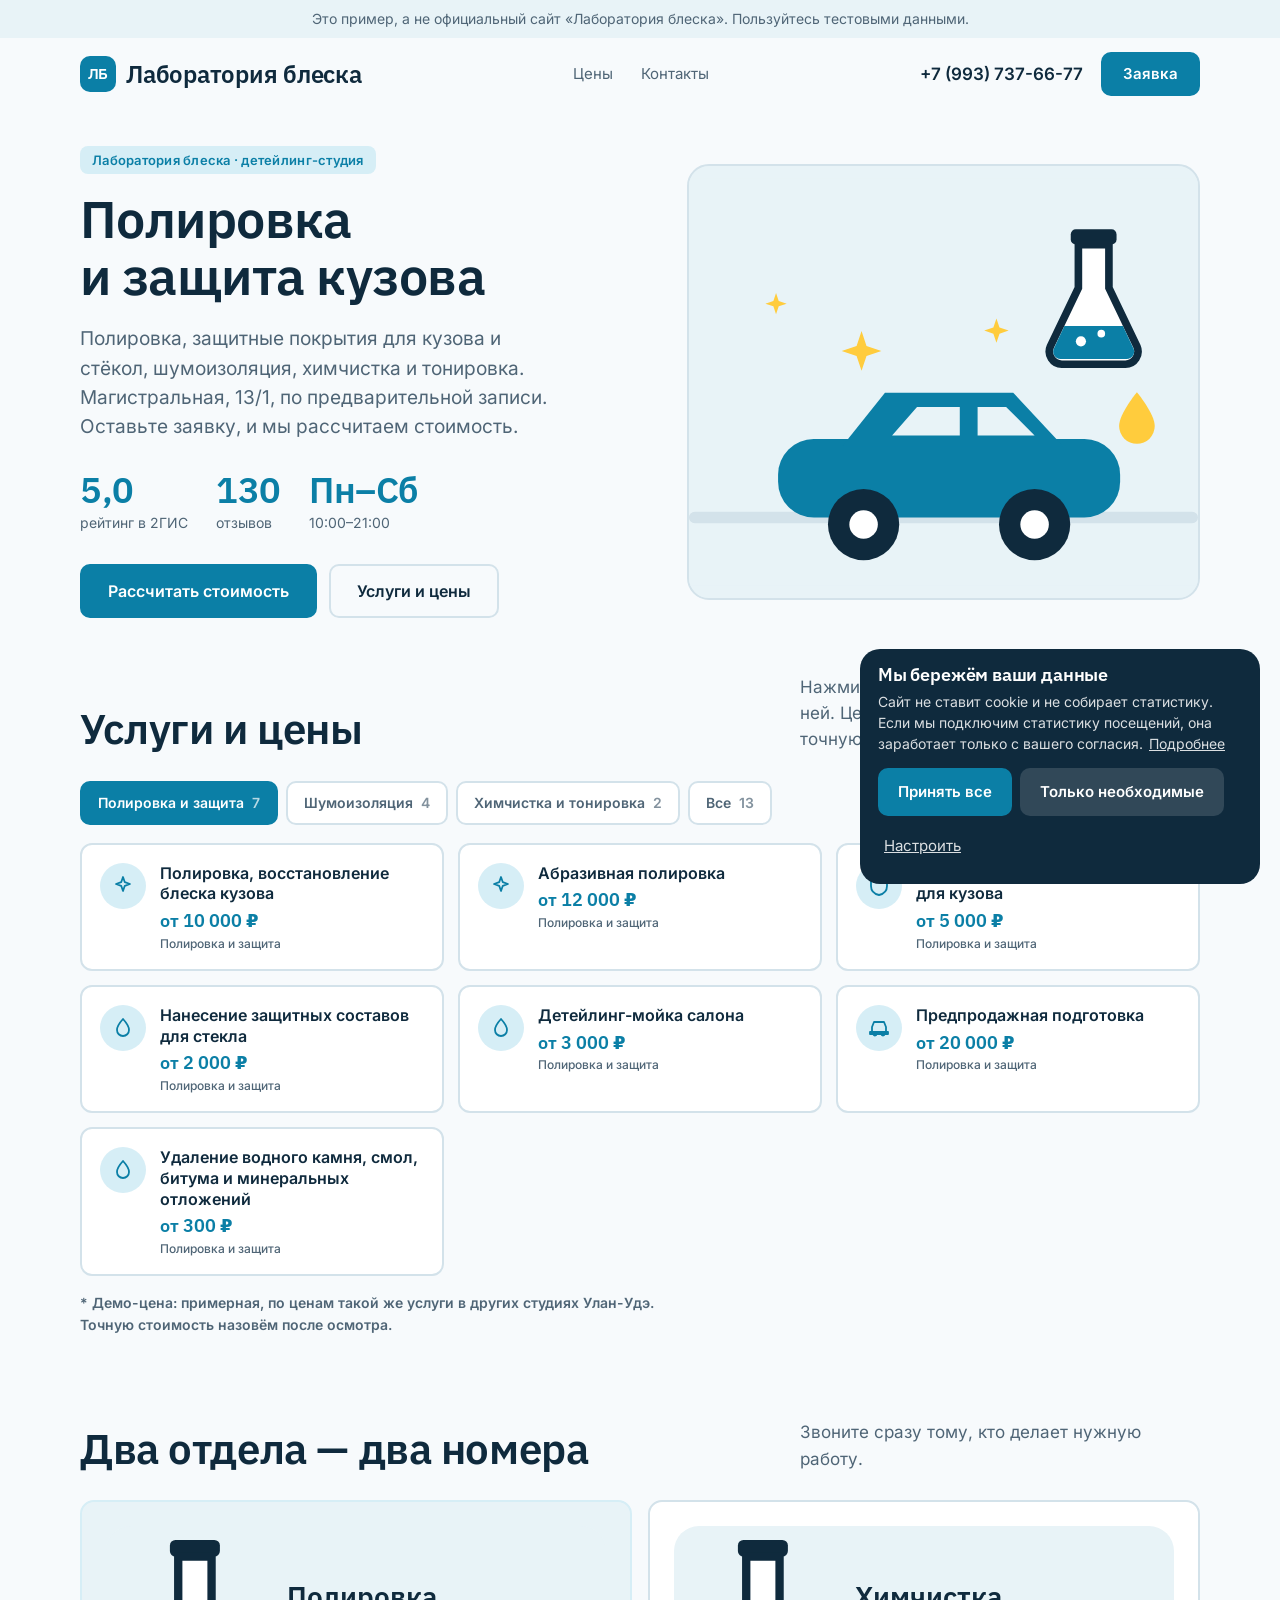
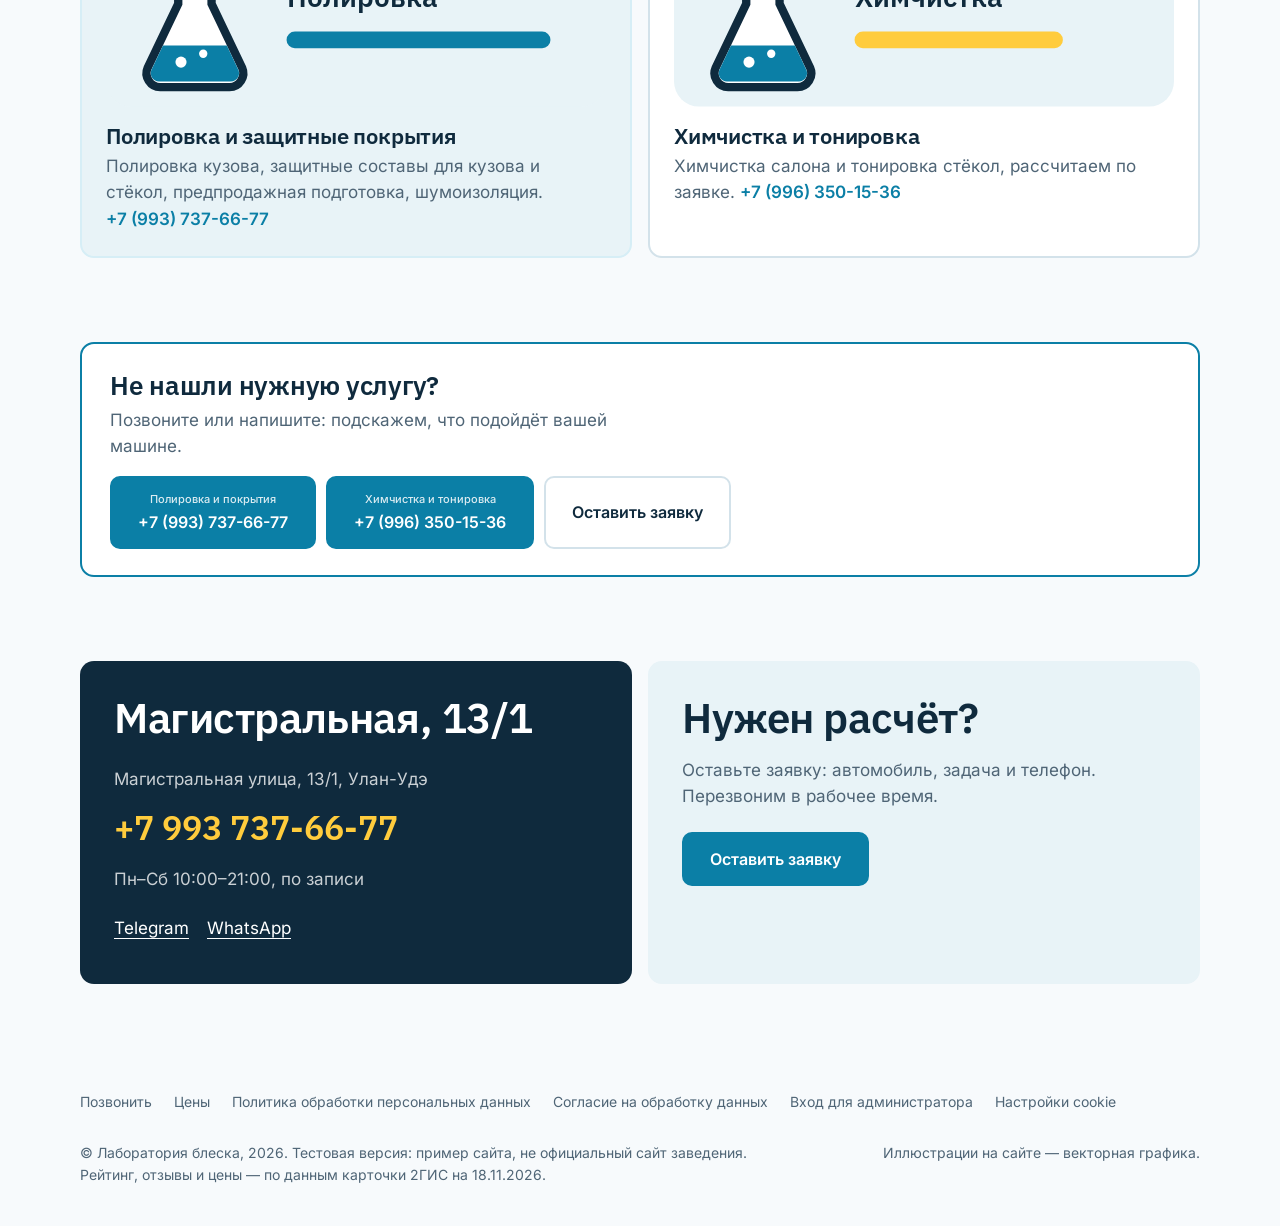
<file: index.html>
<!DOCTYPE html>
<html lang="ru">
<head>
<meta name="robots" content="noindex">
<meta charset="utf-8">
<!-- Странице можно грузить только свои файлы, обращаться только к Worker и (после согласия на cookie) к Метрике -->
<meta http-equiv="Content-Security-Policy" content="default-src 'self'; script-src 'self' 'unsafe-inline' https://mc.yandex.ru https://yastatic.net; style-src 'self' 'unsafe-inline'; img-src 'self' data: https://mc.yandex.ru https://mc.yandex.com; font-src 'self'; connect-src 'self' https://labblesk-zayavki.kenny-ki.workers.dev https://mc.yandex.ru https://mc.yandex.com; frame-src 'none'; object-src 'none'; base-uri 'self'; form-action 'self'">
<meta name="referrer" content="strict-origin-when-cross-origin">
<meta name="viewport" content="width=device-width, initial-scale=1">
<title>Лаборатория блеска — детейлинг-студия в Улан-Удэ: полировка, защитные покрытия, шумоизоляция</title>
<meta name="description" content="Лаборатория блеска, детейлинг-студия в Улан-Удэ, Магистральная, 13/1. Полировка кузова, защитные покрытия, шумоизоляция, химчистка и тонировка. Цены и заявка на расчёт онлайн.">
<meta name="theme-color" content="#f7fafc">
<link rel="icon" href="data:image/svg+xml,%3Csvg%20xmlns%3D%22http%3A%2F%2Fwww.w3.org%2F2000%2Fsvg%22%20viewBox%3D%220%200%2064%2064%22%3E%3Crect%20width%3D%2264%22%20height%3D%2264%22%20rx%3D%2214%22%20fill%3D%22%230b7fa6%22%2F%3E%3Ctext%20x%3D%2232%22%20y%3D%2243%22%20text-anchor%3D%22middle%22%20font-size%3D%2230%22%20font-family%3D%22Arial%2Csans-serif%22%20font-weight%3D%22700%22%20fill%3D%22%23ffffff%22%3E%D0%9B%D0%91%3C%2Ftext%3E%3C%2Fsvg%3E">
<link rel="stylesheet" href="fonts/fonts.css">
<style>
:root{--bg:#f7fafc;--surface:#ffffff;--soft:#e8f3f7;--ink:#0f2a3d;--mute:#4f6576;--accent:#0b7fa6;--on-accent:#ffffff;--accent-soft:#d6eef6;--line:#d3e2ea;--dark:#0f2a3d;--on-dark:#ffffff;--live:#ffcc3d;--scrim:rgba(15,42,61,.55);--ov:rgba(15,42,61,.5);--r:14px;--rs:10px;--rm:10px;--rl:22px;--rb:10px;--bw:2px;--dw:600;--dtrack:-.01em;--dcase:none;--accent-h:#086a8b;--accent-t:#0b7fa6;--live-a:#ffcc3de6;--display:'IBM Plex Sans',system-ui,sans-serif;--text:Inter,system-ui,sans-serif}
/* Общая основа сайтов «Чита»: всё управляется переменными темы. Оформление, шрифты и композицию каждый сайт задаёт сам. */
*{box-sizing:border-box;margin:0}
[hidden]{display:none!important}
html{scroll-behavior:smooth;scroll-padding-top:84px;-webkit-text-size-adjust:100%}
body{background:var(--bg);color:var(--ink);font:400 17px/1.55 var(--text);-webkit-font-smoothing:antialiased;overflow-x:hidden}
body.lock{overflow:hidden}
img{display:block;width:100%;height:100%;object-fit:cover}
a{color:inherit;text-decoration:none}
button,input,select,textarea{font:inherit;color:inherit}
:focus-visible{outline:3px solid var(--accent);outline-offset:3px}
::selection{background:var(--accent-soft)}
.skip{position:absolute;left:-9999px}.skip:focus{left:16px;top:8px;z-index:99;background:var(--ink);color:var(--bg);padding:8px 14px;border-radius:999px}
.wrap{max-width:1160px;margin:0 auto;padding:0 20px}
h1,h2,h3{font-family:var(--display);font-weight:var(--dw);letter-spacing:var(--dtrack);text-transform:var(--dcase);line-height:1.1}
h1{font-size:clamp(38px,6vw,68px)}
h2{font-size:clamp(28px,4vw,42px)}
.btn{display:inline-flex;align-items:center;justify-content:center;gap:8px;border:var(--bw) solid var(--accent);cursor:pointer;font:600 16px var(--text);padding:15px 26px;min-height:48px;border-radius:var(--rb);background:var(--accent);color:var(--on-accent);transition:transform .2s,background .2s,color .2s}
.btn:hover{background:var(--accent-h);border-color:var(--accent-h);transform:translateY(-2px)}
.btn:disabled{opacity:.6;cursor:default;transform:none}
.btn.soft{background:transparent;color:var(--ink);border-color:var(--line)}
.btn.soft:hover{background:var(--soft);border-color:var(--ink)}
.live{display:inline-block;width:10px;height:10px;border-radius:50%;background:var(--live);animation:pulse 2s infinite;flex:none}
@keyframes pulse{0%{box-shadow:0 0 0 0 var(--live-a)}70%,100%{box-shadow:0 0 0 10px transparent}}
.ic{width:1.2em;height:1.2em;fill:none;stroke:currentColor;stroke-width:1.8;stroke-linecap:round;stroke-linejoin:round;flex:none}

/* плашка тестовой версии */
.demo{background:var(--soft);font-size:14px;text-align:center;padding:8px 20px;color:var(--mute)}
/* на телефоне — одна строка, чтобы первый экран достался заголовку и кнопке записи */
@media(max-width:600px){.demo{font-size:12.5px;padding:6px 16px;white-space:nowrap;overflow:hidden;text-overflow:ellipsis}.demo-x{display:none}}

/* шапка */
header{position:sticky;top:0;z-index:40;background:var(--bg)}
.nav{display:flex;align-items:center;justify-content:space-between;height:72px;gap:16px}
.logo{display:flex;align-items:center;gap:10px;font:var(--dw) 24px var(--display);text-transform:var(--dcase);letter-spacing:var(--dtrack)}
.logo i{min-width:36px;height:36px;padding:0 6px;border-radius:var(--rm);background:var(--accent);color:var(--on-accent);display:grid;place-items:center;font-style:normal;font-size:17px;position:relative}
nav{display:flex;gap:28px;color:var(--mute);font-size:15px}
nav a:hover{color:var(--ink)}
.nav-r{display:flex;align-items:center;gap:18px}
.nav-r .btn{padding:10px 20px;font-size:15px;min-height:44px}
.tel{font-weight:600}
@media(max-width:860px){nav{display:none}}
@media(max-width:520px){.tel{display:none}}

/* общие блоки */
main section,main .board{margin-bottom:84px}
.head{display:flex;justify-content:space-between;align-items:end;gap:20px;flex-wrap:wrap;margin-bottom:28px}
.head p{color:var(--mute);max-width:400px}

/* первый экран: варианты */
.hero{padding:36px 0 56px}
.hero .lead{color:var(--mute);font-size:19px;margin:20px 0 30px;max-width:480px}
.hero .cta{display:flex;gap:12px;flex-wrap:wrap}
.hero .pic{overflow:hidden;background:var(--soft);border-radius:var(--rl)}
.hero.v-split{display:grid;grid-template-columns:1.05fr .95fr;gap:40px;align-items:center}
.hero.v-split .pic{aspect-ratio:4/3.4}
/* на телефоне сначала заголовок и кнопка записи, фото под ними */
@media(max-width:820px){.hero.v-split{grid-template-columns:1fr;padding-top:12px;gap:24px}.hero.v-split .pic{aspect-ratio:16/11}}
.hero.v-full{position:relative;display:grid;align-items:end;min-height:min(78vh,640px);padding:0;border-radius:var(--rl);overflow:hidden;color:var(--on-dark);margin-top:8px}
.hero.v-full{margin-bottom:56px}
.hero.v-full .pic{position:absolute;inset:0;border-radius:0}
.hero.v-full .pic::after{content:"";position:absolute;inset:0;background:var(--ov)}
.hero.v-full .in{position:relative;z-index:1;padding:clamp(24px,5vw,56px);max-width:760px}
.hero.v-full .lead{color:inherit;opacity:.9}
.hero.v-center{text-align:center}
.hero.v-center .in{max-width:800px;margin:0 auto 36px}
.hero.v-center .lead{margin-left:auto;margin-right:auto}
.hero.v-center .cta{justify-content:center}
.hero.v-center .pic{aspect-ratio:21/9}
@media(max-width:700px){.hero.v-center .pic{aspect-ratio:4/3}}

/* свободное время */
.board{background:var(--soft);border-radius:var(--rl);padding:26px}
.board-top{display:flex;justify-content:space-between;align-items:center;gap:16px;flex-wrap:wrap;margin-bottom:18px}
.board h2{font-size:26px;display:flex;align-items:center;gap:12px}
.tabs{display:flex;gap:6px;background:var(--surface);padding:5px;border-radius:999px;overflow-x:auto;scrollbar-width:none}
.tabs button{border:0;background:none;cursor:pointer;font-weight:500;font-size:14px;min-height:40px;padding:8px 16px;border-radius:999px;color:var(--mute);white-space:nowrap}
.tabs button[aria-pressed="true"]{background:var(--ink);color:var(--bg)}
/* все часы в одной строке: на компьютере делят ширину поровну, на узком экране лента листается (колёсико, перетаскивание, полоса прокрутки) */
.hours{--hg:10px;display:flex;flex-wrap:nowrap;gap:var(--hg);overflow-x:auto;scrollbar-width:thin;padding-bottom:6px;cursor:grab;-webkit-overflow-scrolling:touch}
.hours > .hour{flex:1 1 0;min-width:68px;max-width:130px}
.hours > .hour:first-child{margin-left:auto}
.hours > .hour:last-child{margin-right:auto}
.hours.drag{cursor:grabbing}
.hours.drag .hour{pointer-events:none}
.hour{border:0;font:600 18px var(--display);letter-spacing:.5px;padding:16px 0;border-radius:var(--rs);text-align:center;background:transparent;color:var(--mute);opacity:.75}
.hour.busy{text-decoration:line-through}
.hour.past{opacity:.4} /* прошедший час: бледный, без зачёркивания — не путать с занятым */
.hour.wait{text-decoration:none}
.hour.free{background:var(--surface);color:var(--accent-t);cursor:pointer;opacity:1;transition:transform .2s,background .2s,color .2s}
.hour.free:hover,.hour.free:focus-visible{background:var(--accent);color:var(--on-accent);transform:translateY(-3px)}
.board .note{margin-top:14px;color:var(--mute);font-size:14px}
.hours > p,.hours > .wait:only-child{flex:1 1 100%;max-width:none;margin:0;text-align:left;padding:16px 4px;margin:0;font:400 16px var(--text);text-decoration:none}
@media(max-width:600px){.board{padding:20px 16px}}
/* вид табло: rows — прямоугольные клетки с жирной рамкой, bar — сплошная шкала */
[data-bstyle="rows"] .hour{border:var(--bw) solid var(--ink);border-radius:var(--rs);opacity:1;color:var(--mute)}
[data-bstyle="rows"] .hour.free{border-color:var(--ink)}
[data-bstyle="rows"] .hour.past,[data-bstyle="rows"] .hour.busy{border-color:var(--line)}
[data-bstyle="bar"] .hours{--hg:0px;border:var(--bw) solid var(--ink);border-radius:var(--rs);padding-bottom:0;background:var(--surface)}
[data-bstyle="bar"] .hour{border-radius:0;border-right:var(--bw) solid var(--line);padding:18px 0}
[data-bstyle="bar"] .hour.free{background:var(--accent);color:var(--on-accent)}
[data-bstyle="bar"] .hour.free:hover{background:var(--ink);color:var(--bg);transform:none}
/* телефон: лента часов и вкладки дней обрезались по краю («13:0», «Послезавтр»), 17.11.2026.
   Часы — сеткой по 4 в ряд без прокрутки, вкладки — на всю ширину */
@media(max-width:600px){
  .board-top{display:grid;grid-template-columns:minmax(0,1fr)}
  .tabs{width:100%}
  .tabs button{flex:1 1 0;min-width:0;padding:8px 2px;font-size:13px;letter-spacing:0}
  .hours{display:grid;grid-template-columns:repeat(4,minmax(0,1fr));overflow:visible;cursor:auto;padding-bottom:0}
  /* :first-child/:last-child — иначе margin:auto от широкой ленты сжимает первый и последний час в кружок (17.11.2026) */
  .hours > .hour,.hours > .hour:first-child,.hours > .hour:last-child{min-width:0;max-width:none;margin:0;font-size:15px;letter-spacing:0;padding:13px 0}
  .hours > p,.hours > .wait:only-child{grid-column:1/-1}
  [data-bstyle="bar"] .hours{overflow:hidden}
  [data-bstyle="bar"] .hour{border-bottom:var(--bw) solid var(--line)}
}

/* цены */
.chips{display:flex;gap:8px;flex-wrap:wrap;margin-bottom:24px}
.chips button{border:var(--bw) solid transparent;cursor:pointer;font-weight:500;font-size:15px;min-height:44px;padding:10px 18px;border-radius:999px;background:var(--soft);transition:background .2s}
.chips button:hover{background:var(--line)}
.chips button[aria-pressed="true"]{background:var(--accent);color:var(--on-accent)}
.plans{display:grid;grid-template-columns:repeat(auto-fit,minmax(var(--plan-min,280px),1fr));gap:16px}
.plan{border-radius:var(--r);padding:30px;background:var(--soft);display:flex;flex-direction:column;gap:12px}
.plan.alt{background:var(--accent-soft)}
.plan h3{font-size:24px}
.plan .price{font:var(--dw) 46px/1.1 var(--display);letter-spacing:var(--dtrack)}
.plan .price .cur{font-size:.5em;color:var(--mute)}
.plan .price .from{font-size:.4em;color:var(--mute);margin-right:2px}
.plan .price .ask{font:500 20px var(--text);color:var(--mute);letter-spacing:0;text-transform:none}
.plan p{color:var(--mute)}
.plan .time{display:inline-block;align-self:flex-start;background:var(--surface);border-radius:999px;padding:5px 14px;font-size:14px}
.plan .btn{align-self:flex-start;margin-top:auto}
@media(max-width:700px){.plan{padding:24px}}
/* list и table — прайс строками */
[data-plans="list"] .plans,[data-plans="table"] .plans{grid-template-columns:1fr;gap:0}
[data-plans="list"] .plan,[data-plans="table"] .plan{display:grid;grid-template-columns:minmax(0,1fr) auto auto;grid-template-areas:"h pr b" "p t b";align-items:center;gap:4px 28px;padding:22px 0;border-radius:0;background:none;border-bottom:var(--bw) solid var(--line)}
[data-plans="list"] .plan.alt,[data-plans="table"] .plan.alt{background:none}
[data-plans="list"] .plan h3,[data-plans="table"] .plan h3{grid-area:h;font-size:22px}
[data-plans="list"] .plan p,[data-plans="table"] .plan p{grid-area:p}
[data-plans="list"] .plan .price,[data-plans="table"] .plan .price{grid-area:pr;font-size:32px;text-align:right}
[data-plans="list"] .plan .time,[data-plans="table"] .plan .time{grid-area:t;justify-self:end;background:none;padding:0;color:var(--mute)}
[data-plans="list"] .plan .btn,[data-plans="table"] .plan .btn{grid-area:b;align-self:center;margin:0}
[data-plans="table"] .plans{border:var(--bw) solid var(--ink);border-radius:var(--r);overflow:hidden;background:var(--surface)}
[data-plans="table"] .plan{padding:20px 24px;border-bottom:var(--bw) solid var(--ink)}
[data-plans="table"] .plan:last-child{border-bottom:0}
@media(max-width:700px){
  [data-plans="list"] .plan,[data-plans="table"] .plan{grid-template-columns:minmax(0,1fr);grid-template-areas:"h" "p" "pr" "t" "b";gap:6px}
  [data-plans="list"] .plan .price,[data-plans="table"] .plan .price,[data-plans="list"] .plan .time,[data-plans="table"] .plan .time{text-align:left;justify-self:start}
  [data-plans="table"] .plan{padding:18px}
}

/* допуслуги */
.extras{display:grid;grid-template-columns:.9fr 1.1fr;gap:16px}
.extras .pic{border-radius:var(--r);overflow:hidden;min-height:340px}
.list{background:var(--soft);border-radius:var(--r);padding:12px 26px 20px}
.list h3{font-size:22px;margin:16px 0 4px}
.list ul{list-style:none;padding:0}
.list li{display:grid;grid-template-columns:1fr auto;gap:2px 12px;padding:10px 0}
.list li b{font-weight:600;white-space:nowrap}
.list li small{grid-column:1/-1;color:var(--mute);font-size:14px}
@media(max-width:820px){.extras{grid-template-columns:1fr}.extras .pic{min-height:220px}}

/* как это работает */
.steps{display:grid;grid-template-columns:repeat(3,1fr);gap:16px}
.step{background:var(--soft);border-radius:var(--r);padding:28px}
.step i{width:48px;height:48px;border-radius:var(--rm);background:var(--accent-soft);color:var(--accent-t);display:grid;place-items:center;margin-bottom:16px;font-style:normal;font-size:24px}
.step h3{font-size:22px;margin-bottom:8px}
.step p{color:var(--mute)}
@media(max-width:700px){.steps{grid-template-columns:1fr}}

/* фото */
.strip{display:grid;grid-template-columns:1.3fr 1fr;grid-template-rows:380px;gap:16px}
.strip.three{grid-template-columns:1.2fr 1fr 1fr}
.strip figure{border-radius:var(--r);overflow:hidden}
@media(max-width:700px){.strip,.strip.three{grid-template-columns:1fr;grid-template-rows:none}.strip figure{aspect-ratio:16/10}}

/* контакты */
.hero .pic.art{display:grid;place-items:center;background:var(--soft)}
.hero .pic.art svg{width:100%;height:100%;display:block}
/* свой блок сайта (sites/_art.mjs → sig): карточки с векторной картинкой; цвета берутся из темы */
.sg-g{display:grid;grid-template-columns:1fr 1fr;gap:16px}
.sg-g.three{grid-template-columns:repeat(3,1fr)}
.sg-g.one{grid-template-columns:1fr}
.sg-c{margin:0;background:var(--surface);border:var(--bw) solid var(--line);border-radius:var(--r);padding:24px}
.sg-c.on{background:var(--soft);border-color:var(--accent-soft)}
.sg-c svg{display:block;width:100%;height:auto;margin-bottom:16px}
.sg-c figcaption{color:var(--mute)}
.sg-c figcaption b{display:block;font:var(--dw) 22px/1.2 var(--display);letter-spacing:var(--dtrack);text-transform:var(--dcase);color:var(--ink);margin-bottom:4px}
.sg-cta{margin-top:22px;text-align:center}
@media(max-width:800px){.sg-g,.sg-g.three{grid-template-columns:1fr}.sg-c{padding:18px}}
.a-acc{fill:var(--accent)}.a-ink{fill:var(--ink)}.a-soft{fill:var(--accent-soft)}.a-live{fill:var(--live)}.a-surf{fill:var(--surface)}
.a-mute{fill:var(--line)}.a-line{fill:var(--line)}.a-glass{fill:var(--soft)}.a-bg{fill:var(--soft)}
.a-ring{stroke:var(--mute);stroke-width:6}.a-hand{fill:none;stroke:var(--ink);stroke-width:6;stroke-linecap:round}
.a-tick{fill:none;stroke:var(--ink);stroke-width:6;stroke-linecap:round;stroke-linejoin:round}
.a-arrow{fill:none;stroke:var(--accent);stroke-width:6;stroke-linecap:round;stroke-linejoin:round}
.a-tickw{fill:none;stroke:var(--on-accent);stroke-width:7;stroke-linecap:round;stroke-linejoin:round}
.a-t{font:700 20px var(--display);fill:var(--ink)}.a-ts{font:600 15px var(--text);fill:var(--mute)}.a-tw{font:700 18px var(--display);fill:var(--on-accent)}
.contact{display:grid;grid-template-columns:1fr 1fr;gap:16px}
.city{position:relative;margin-bottom:16px;border-radius:var(--r);overflow:hidden;aspect-ratio:21/8}
.city figcaption{position:absolute;left:16px;bottom:14px;background:var(--surface);color:var(--ink);font-size:14px;padding:6px 14px;border-radius:var(--rb)}
@media(max-width:700px){.city{aspect-ratio:16/10}}
.card{border-radius:var(--r);padding:34px;background:var(--soft)}
.card.dark{background:var(--dark);color:var(--on-dark)}
.card.dark p{opacity:.78}
.card.dark a:hover{text-decoration:underline;text-underline-offset:4px}
.card h2{margin-bottom:16px}
.card .big{font:var(--dw) 34px/1.2 var(--display);display:block;margin:6px 0 18px}
.card .txt{color:var(--mute);margin-bottom:22px}
.card .links{display:flex;gap:14px;flex-wrap:wrap;margin-top:14px}
.card .links a{text-decoration:underline;text-underline-offset:4px}
@media(max-width:700px){.contact{grid-template-columns:minmax(0,1fr)}.card{padding:26px}.card .big{font-size:clamp(19px,6vw,30px)}}
/* номер не переносится по дефису; карточка не шире колонки даже при широком шрифте (Detailing №1, 17.11.2026) */
.contact > *{min-width:0}
.card .big{white-space:nowrap;overflow:hidden;text-overflow:ellipsis}

/* подвал */
footer{padding:12px 0 40px;color:var(--mute);font-size:14px}
footer .lnk{display:flex;flex-wrap:wrap;gap:8px 22px;margin-bottom:18px}
footer .lnk a:hover,footer .lnk button:hover{color:var(--ink)}
footer .legal{display:flex;justify-content:space-between;gap:24px;flex-wrap:wrap}
footer .legal p{max-width:680px}
footer .legal a{text-decoration:underline}
.cclink{font:inherit;color:inherit;background:none;border:0;padding:0;cursor:pointer}

/* запись: выезжающая панель */
#book{position:fixed;inset:0;z-index:60;visibility:hidden;transition:visibility 0s .38s}
#book.open{visibility:visible;transition:none}
.ovl{position:absolute;inset:0;background:var(--scrim);opacity:0;transition:opacity .3s}
#book.open .ovl{opacity:1}
.drawer{position:absolute;top:0;right:0;bottom:0;width:min(500px,100%);background:var(--surface);color:var(--ink);border-radius:var(--rl) 0 0 var(--rl);overflow:hidden;display:flex;flex-direction:column;transform:translateX(100%);transition:transform .38s cubic-bezier(.2,.8,.2,1)}
#book.open .drawer{transform:none}
@media(max-width:520px){.drawer{border-radius:0}}
.dh{display:flex;align-items:center;justify-content:space-between;padding:18px 24px;background:var(--soft)}
.dh h2{font-size:28px;display:flex;align-items:center;gap:10px}
.dh h2:focus{outline:none}
.x{width:46px;height:46px;border:0;border-radius:50%;background:var(--surface);cursor:pointer;display:grid;place-items:center;transition:background .2s}
.x:hover{background:var(--accent-soft)}
.x svg{width:20px;height:20px;stroke:var(--ink);stroke-width:2;fill:none}
.db{flex:1;overflow-y:auto;padding:24px;overscroll-behavior:contain}
#f{display:grid;gap:20px}
#f label,.field{display:grid;gap:8px}
.lbl{font-weight:600}
#f select,#f input:not([type=checkbox]),#f textarea{width:100%;min-height:52px;padding:12px 16px;border:var(--bw) solid transparent;border-radius:var(--rs);background:var(--soft);color:var(--ink);font-size:16px}
#f textarea{min-height:92px;resize:vertical}
#f select{-webkit-appearance:none;appearance:none;padding-right:44px;background:var(--soft) url("data:image/svg+xml,%3Csvg xmlns='http://www.w3.org/2000/svg' viewBox='0 0 24 24' fill='none' stroke='%23888' stroke-width='2'%3E%3Cpath d='m6 9 6 6 6-6'/%3E%3C/svg%3E") no-repeat right 14px center/18px}
#f select option{background:var(--surface);color:var(--ink)}
#f select:focus,#f input:not([type=checkbox]):focus,#f textarea:focus{outline:2px solid var(--accent);outline-offset:0}
input::placeholder,textarea::placeholder{color:var(--mute)}
.hint{font-size:14px;color:var(--mute)}
details.more summary{cursor:pointer;color:var(--accent-t);font-weight:600;list-style:none;display:flex;align-items:center;gap:8px;min-height:44px}
details.more summary::-webkit-details-marker{display:none}
details.more summary::before{content:"+";width:26px;height:26px;border-radius:50%;background:var(--accent-soft);display:grid;place-items:center;transition:transform .2s}
details.more[open] summary::before{transform:rotate(45deg)}
.ex{display:grid;gap:2px;margin-top:6px}
.ex label{display:grid!important;grid-template-columns:22px 1fr auto;align-items:center;gap:12px!important;min-height:44px;cursor:pointer}
.ex input{width:20px;height:20px;accent-color:var(--accent)}
.ex b{font-weight:600;white-space:nowrap}
.exh{margin:10px 0 2px;font:700 12px var(--text);letter-spacing:.06em;text-transform:uppercase;color:var(--mute)}
.sum{display:flex;justify-content:space-between;align-items:center;gap:12px;padding:16px 18px;border-radius:var(--rs);background:var(--accent-soft)}
.sum small{display:block;color:var(--mute);font-size:13px}
.sum b.ask{font:600 18px var(--text);text-transform:none;letter-spacing:0;text-align:right;white-space:normal}
.sum b{font:var(--dw) 28px/1 var(--display);text-transform:none;white-space:nowrap}
#f > *,#f .field > *{min-width:0} /* иначе сетка формы растягивается по ленте дней и лента не листается */
#f{grid-template-columns:minmax(0,1fr)}
.ddw{position:relative;min-width:0}
.dd{display:flex;gap:8px;overflow-x:auto;padding-bottom:4px;scrollbar-width:none;scroll-behavior:smooth;cursor:grab}
.dd.drag{cursor:grabbing;scroll-behavior:auto}
.dd.drag button{pointer-events:none}
.ddn{position:absolute;top:50%;transform:translateY(calc(-50% - 2px));z-index:2;width:44px;height:44px;border:0;border-radius:50%;background:var(--ink);color:var(--bg);display:grid;place-items:center;cursor:pointer;transition:background .2s}
.ddn:hover{background:var(--accent);color:var(--on-accent)}
.ddn svg{width:18px;height:18px;fill:none;stroke:currentColor;stroke-width:2.4;stroke-linecap:round;stroke-linejoin:round}
.ddn.prev{left:-6px}.ddn.next{right:-6px}
.dd button{flex:0 0 auto;border:0;cursor:pointer;background:var(--soft);border-radius:var(--rs);padding:10px 14px;min-width:66px;min-height:56px;font-size:13px;color:var(--mute);transition:background .2s}
.dd button b{display:block;font:var(--dw) 20px var(--display);color:var(--ink)}
.dd button.on{background:var(--ink);color:var(--bg)}
.dd button.on b{color:var(--bg)}
.picked{margin-bottom:10px;color:var(--mute);font-size:14px}
.slots{display:grid;grid-template-columns:repeat(auto-fill,minmax(84px,1fr));gap:8px}
.slot{min-height:46px;border:0;border-radius:999px;background:var(--soft);cursor:pointer;font:600 16px var(--display);letter-spacing:.4px;transition:background .15s}
.slot:hover{background:var(--accent-soft)}
.slot.on{background:var(--accent);color:var(--on-accent)}
.consent{grid-template-columns:22px 1fr!important;align-items:start;font-size:14px;color:var(--mute)}
.consent input{width:20px;height:20px;margin-top:2px;accent-color:var(--accent)}
.consent a{color:var(--accent-t);text-decoration:underline}
.ok{display:none;text-align:center;padding:40px 10px}
.ok i{width:72px;height:72px;border-radius:50%;background:var(--accent-soft);display:grid;place-items:center;margin:0 auto 18px;font-style:normal;font-size:32px;color:var(--accent-t)}
.ok h3{font-size:28px;margin-bottom:10px}
.ok p{color:var(--mute);margin-bottom:24px}
.err{display:none;margin-top:16px;padding:14px 16px;border-radius:var(--rs);background:#fbe4de;color:#8a2a1c}
.hp{position:absolute;left:-9999px;width:1px;height:1px;overflow:hidden}

/* согласие на cookie: показывается при первом визите; до ответа ничего не загружается */
.cc{position:fixed;left:16px;right:16px;bottom:calc(16px + env(safe-area-inset-bottom));z-index:50;max-width:560px;margin:0 auto;padding:20px;border-radius:20px;background:var(--dark);color:var(--on-dark);font-size:14px;line-height:1.5}
.cc h3{font-size:20px;margin-bottom:6px;display:flex;align-items:center;gap:10px}
.cc p{opacity:.85}
.cc a{text-decoration:underline}
.cc .opts{display:none;margin-top:14px;gap:8px}
.cc.more .opts{display:grid}
.cc .opt{display:grid;grid-template-columns:22px 1fr;gap:10px;align-items:start;padding:12px 14px;border-radius:14px;background:rgba(255,255,255,.1);cursor:pointer}
.cc .opt input{width:20px;height:20px;margin-top:1px;accent-color:var(--accent)}
.cc .opt b{display:block;font-weight:600}
.cc .opt span{opacity:.75}
.cc .row{display:flex;flex-wrap:wrap;gap:8px;margin-top:14px}
.cc .btn{padding:11px 18px;font-size:15px}
.cc .btn.ghost{background:rgba(255,255,255,.14);color:inherit;border-color:transparent}
.cc .btn.ghost:hover{background:rgba(255,255,255,.24)}
.cc .lnkbtn{background:none;border:0;color:inherit;opacity:.85;text-decoration:underline;cursor:pointer;padding:11px 6px;font-size:15px}
@media(max-width:520px){.cc{left:10px;right:10px;padding:14px 14px 6px;border-radius:16px;font-size:13px;line-height:1.4}.cc h3{font-size:17px;margin-bottom:4px}.cc .row{gap:8px;margin-top:10px}.cc .row .btn{flex:1 1 0;min-width:0;padding:11px 8px;font-size:14px;min-height:44px}.cc .row .lnkbtn{flex:1 0 100%;text-align:center;padding:12px 6px;min-height:44px}}
/* на широком экране баннер уходит в правый нижний угол: текст hero слева остаётся открытым */
@media(min-width:900px){.cc{left:auto;right:20px;margin:0;max-width:400px;padding:16px 18px}.cc h3{font-size:18px}}

/* зоны нажатия не меньше 44 px: подвал, контакты, шапка, подписи фото */
footer .lnk{gap:0 22px}
footer .lnk a,.cclink{display:inline-flex;align-items:center;min-height:44px}
footer .legal a{display:inline-block;padding:12px 4px;margin:-12px -4px}
.card a:not(.btn):not(.big){display:inline-flex;align-items:center;min-height:44px}
.card .links{gap:4px 18px}
.logo{min-height:44px}
@media(min-width:521px){.nav-r .tel{display:inline-flex;align-items:center;min-height:44px}}
.cc a{display:inline-block;padding:10px 2px;margin:-10px 0}

@media (prefers-reduced-motion:reduce){
  html{scroll-behavior:auto}
  .drawer,.ovl{transition:none}
  .live{animation:none}
  .btn:hover,.hour.free:hover{transform:none}
}

/* цифры из карточки 2ГИС под заголовком */
.facts{display:flex;gap:28px;flex-wrap:wrap;list-style:none;padding:0;margin:0 0 30px}
@media(max-width:440px){.facts{gap:18px;flex-wrap:nowrap;margin-bottom:22px}.facts li{min-width:0}}
.facts li{font-size:14px;color:var(--mute)}
.facts b{display:block;font:var(--dw) 36px/1 var(--display);letter-spacing:var(--dtrack);color:var(--ink);margin-bottom:4px}
.hero.v-full .facts li{color:inherit;opacity:.85}
.hero.v-full .facts b{color:inherit}

/* ---- оформление «Лаборатория блеска» ---- */

.facts b{white-space:nowrap}
.cats{display:flex;flex-wrap:wrap;gap:8px;margin:0 0 18px}
.cat{display:inline-flex;align-items:center;gap:8px;min-height:44px;padding:8px 16px;border:2px solid var(--line);border-radius:var(--rb);background:var(--surface);color:var(--mute);font:600 14px var(--text);cursor:pointer}
.cat i{font-style:normal;font-weight:600;opacity:.7}
.cat:hover{border-color:var(--accent);color:var(--ink)}
.cat[aria-pressed="true"]{background:var(--accent);border-color:var(--accent);color:var(--on-accent)}
.tiles{list-style:none;padding:0;margin:0;display:grid;grid-template-columns:repeat(3,minmax(0,1fr));gap:14px}
.tiles li{display:flex;min-width:0}
.tile{display:flex;gap:14px;align-items:flex-start;width:100%;padding:18px;margin:0;border:2px solid var(--line);border-radius:var(--r);background:var(--surface);color:var(--ink);font:inherit;text-align:left;cursor:pointer;transition:border-color .2s,transform .2s}
.tile:hover,.tile:focus-visible{border-color:var(--accent);transform:translateY(-2px)}
.tile .ti{flex:none;display:grid;place-items:center;width:46px;height:46px;border-radius:var(--rs);background:var(--accent-soft);color:var(--accent)}
.tile .ti .ic{width:24px;height:24px}
.tile .tt{display:block;min-width:0}
.tile b{display:block;font:600 16px/1.3 var(--text);margin-bottom:6px}
.tile em{display:block;font:var(--dw) 18px/1.2 var(--display);font-style:normal;color:var(--accent-t)}
.tile em.ask{font:600 14px var(--text);color:var(--mute)}
.tile small{display:block;margin-top:4px;font:500 12px var(--text);color:var(--mute)}
.cat-note{margin:16px 0 0;color:var(--mute);font-size:14px;max-width:70ch}
.demo-note{font-weight:600}
@media(max-width:900px){.tiles{grid-template-columns:repeat(2,minmax(0,1fr))}}
@media(max-width:560px){.tiles{grid-template-columns:minmax(0,1fr);gap:10px}.tile{padding:14px}.cat{padding:8px 12px;font-size:13px}}
.nf{display:flex;flex-wrap:wrap;align-items:center;justify-content:space-between;gap:16px 28px;padding:26px 28px;border:2px solid var(--accent);border-radius:var(--r);background:var(--surface)}
.nf b{display:block;font:var(--dw) clamp(20px,2.4vw,26px)/1.2 var(--display);letter-spacing:var(--dtrack);text-transform:var(--dcase);margin-bottom:6px}
.nf p{color:var(--mute);margin:0;max-width:46ch}
.nf-a{display:flex;flex-wrap:wrap;gap:10px}
.nf-a .btn{flex-direction:column;line-height:1.15}
.nf-l{display:block;font-size:11px;font-weight:500;opacity:.85;text-transform:none;letter-spacing:0}
@media(max-width:560px){.nf{padding:20px}.nf-a{width:100%}.nf-a .btn{flex:1 1 100%}}

.logo i{background:var(--accent);color:#fff;border-radius:10px;font:600 15px var(--display)}
.kicker{display:inline-block;margin:0 0 16px;padding:6px 12px;border-radius:8px;background:var(--accent-soft);color:var(--accent);font:600 13px var(--text);letter-spacing:.02em}
h1{font-size:clamp(30px,4.4vw,52px);line-height:1.1;max-width:15ch}
.hero.v-split .pic{border:2px solid var(--line)}
.facts b{color:var(--accent)}
.tile{border-radius:12px}
.tile .ti{border-radius:50%}
.sg-c a{color:var(--accent);font-weight:600;white-space:nowrap}
.card.dark{background:var(--ink)}
.card .big{color:var(--live)}

</style>
</head>
<body data-plans="table" data-bstyle="pills">
<a class="skip" href="#ceny">Перейти к ценам</a>
<div class="demo" role="note">Это пример, а не официальный сайт «Лаборатория блеска»<span class="demo-x">. Пользуйтесь тестовыми данными</span>.</div>

<header>
  <div class="wrap nav">
    <a class="logo" href="#" aria-label="Лаборатория блеска, наверх"><i aria-hidden="true">ЛБ</i>Лаборатория блеска</a>
    <nav aria-label="Разделы"><a href="#ceny">Цены</a><a data-extras href="#dop">Дополнительно</a><a href="#kontakty">Контакты</a></nav>
    <div class="nav-r">
      <a class="tel" id="h-tel" href="tel:+79937376677">+7 (993) 737-66-77</a>
      <button class="btn" type="button" data-book>Заявка</button>
    </div>
  </div>
</header>

<main class="wrap">
  <div class="hero v-split"><div class="in"><p class="kicker">Лаборатория блеска · детейлинг-студия</p><h1>Полировка и&nbsp;защита кузова</h1><p class="lead">Полировка, защитные покрытия для кузова и стёкол, шумоизоляция, химчистка и тонировка. Магистральная, 13/1, по предварительной записи. Оставьте заявку, и мы рассчитаем стоимость.</p><ul class="facts"><li><b>5,0</b>рейтинг в 2ГИС</li><li><b>130</b>отзывов</li><li><b>Пн–Сб</b>10:00–21:00</li></ul><div class="cta"><button class="btn" type="button" data-book>Рассчитать стоимость</button><a class="btn soft" href="#ceny">Услуги и цены</a></div></div><div class="pic art"><svg viewBox="0 0 400 320" role="img" aria-label="Колба и сияющая машина"><rect class="a-bg" width="400" height="320"/><rect class="a-line" x="0" y="262" width="400" height="9" rx="4.5"/><g transform="translate(70 160) scale(2.8)"><rect class="a-acc" x="0" y="16" width="96" height="22" rx="10"/><path class="a-acc" d="M18 18 30 3h36l14 15z"/><path class="a-glass" d="M32 15 39 7h12v8zM56 7h8l8 8H56z"/><circle class="a-ink" cx="24" cy="40" r="10"/><circle class="a-surf" cx="24" cy="40" r="4"/><circle class="a-ink" cx="72" cy="40" r="10"/><circle class="a-surf" cx="72" cy="40" r="4"/></g><g transform="translate(278 40) scale(1)"><rect class="a-ink" x="22" y="0" width="36" height="12" rx="4"/><path class="a-surf" style="stroke:var(--ink);stroke-width:6" d="M28 12v34L6 92a10 10 0 0 0 9 14h50a10 10 0 0 0 9-14L52 46V12z"/><path class="a-acc" d="M17 76h46l8 17a6 6 0 0 1-5 9H14a6 6 0 0 1-5-9z"/><circle class="a-surf" cx="30" cy="88" r="4"/><circle class="a-surf" cx="46" cy="82" r="3"/></g><path class="a-live" transform="translate(120 120) scale(1.3)" d="M12 0l3 9 9 3-9 3-3 9-3-9-9-3 9-3z"/><path class="a-live" transform="translate(232 110) scale(0.8)" d="M12 0l3 9 9 3-9 3-3 9-3-9-9-3 9-3z"/><path class="a-live" transform="translate(60 90) scale(0.7)" d="M12 0l3 9 9 3-9 3-3 9-3-9-9-3 9-3z"/><path class="a-live" transform="translate(338 168) scale(1.4)" d="M10 0C10 0 0 12 0 19a10 10 0 0 0 20 0C20 12 10 0 10 0z"/></svg></div></div>
  <section class="sg cat-sec" id="ceny" aria-labelledby="h-uslugi"><div class="head"><h2 id="h-uslugi">Услуги и цены</h2><p>Нажмите на услугу: заявка откроется сразу с ней. Цены «от» из нашей карточки 2ГИС, точную стоимость назовём после осмотра.</p></div><div class="cats" role="group" aria-label="Категории услуг"><button class="cat" type="button" data-cat="0" aria-pressed="true">Полировка и защита<i>7</i></button><button class="cat" type="button" data-cat="1" aria-pressed="false">Шумоизоляция<i>4</i></button><button class="cat" type="button" data-cat="2" aria-pressed="false">Химчистка и тонировка<i>2</i></button><button class="cat" type="button" data-cat="*" aria-pressed="false">Все<i>13</i></button></div><ul class="tiles"><li data-cat="0"><button class="tile" type="button" data-book data-service="Полировка, восстановление блеска кузова"><i class="ti" aria-hidden="true"><svg class="ic" viewBox="0 0 24 24" aria-hidden="true"><path d="M12 3l1.8 5.2L19 10l-5.2 1.8L12 17l-1.8-5.2L5 10l5.2-1.8z"/></svg></i><span class="tt"><b>Полировка, восстановление блеска кузова</b><em>от 10 000 ₽</em><small>Полировка и защита</small></span></button></li><li data-cat="0"><button class="tile" type="button" data-book data-service="Абразивная полировка"><i class="ti" aria-hidden="true"><svg class="ic" viewBox="0 0 24 24" aria-hidden="true"><path d="M12 3l1.8 5.2L19 10l-5.2 1.8L12 17l-1.8-5.2L5 10l5.2-1.8z"/></svg></i><span class="tt"><b>Абразивная полировка</b><em>от 12 000 ₽</em><small>Полировка и защита</small></span></button></li><li data-cat="0"><button class="tile" type="button" data-book data-service="Нанесение защитного покрытия для кузова"><i class="ti" aria-hidden="true"><svg class="ic" viewBox="0 0 24 24" aria-hidden="true"><path d="M12 3l8 3v6c0 5-3.5 8-8 9-4.5-1-8-4-8-9V6z"/></svg></i><span class="tt"><b>Нанесение защитного покрытия для кузова</b><em>от 5 000 ₽</em><small>Полировка и защита</small></span></button></li><li data-cat="0"><button class="tile" type="button" data-book data-service="Нанесение защитных составов для стекла"><i class="ti" aria-hidden="true"><svg class="ic" viewBox="0 0 24 24" aria-hidden="true"><path d="M12 3s6 6.5 6 11a6 6 0 0 1-12 0c0-4.5 6-11 6-11z"/></svg></i><span class="tt"><b>Нанесение защитных составов для стекла</b><em>от 2 000 ₽</em><small>Полировка и защита</small></span></button></li><li data-cat="0"><button class="tile" type="button" data-book data-service="Детейлинг-мойка салона"><i class="ti" aria-hidden="true"><svg class="ic" viewBox="0 0 24 24" aria-hidden="true"><path d="M12 3s6 6.5 6 11a6 6 0 0 1-12 0c0-4.5 6-11 6-11z"/></svg></i><span class="tt"><b>Детейлинг-мойка салона</b><em>от 3 000 ₽</em><small>Полировка и защита</small></span></button></li><li data-cat="0"><button class="tile" type="button" data-book data-service="Предпродажная подготовка"><i class="ti" aria-hidden="true"><svg class="ic" viewBox="0 0 24 24" aria-hidden="true"><path d="M5 16V11l2-5h10l2 5v5"/><path d="M3 16h18v2H3z"/><circle cx="8" cy="18" r="1.5"/><circle cx="16" cy="18" r="1.5"/></svg></i><span class="tt"><b>Предпродажная подготовка</b><em>от 20 000 ₽</em><small>Полировка и защита</small></span></button></li><li data-cat="0"><button class="tile" type="button" data-book data-service="Удаление водного камня, смол, битума и минеральных отложений"><i class="ti" aria-hidden="true"><svg class="ic" viewBox="0 0 24 24" aria-hidden="true"><path d="M12 3s6 6.5 6 11a6 6 0 0 1-12 0c0-4.5 6-11 6-11z"/></svg></i><span class="tt"><b>Удаление водного камня, смол, битума и минеральных отложений</b><em>от 300 ₽</em><small>Полировка и защита</small></span></button></li><li data-cat="1" hidden><button class="tile" type="button" data-book data-service="Шумоизоляция дверей"><i class="ti" aria-hidden="true"><svg class="ic" viewBox="0 0 24 24" aria-hidden="true"><path d="M14 6a4 4 0 0 0 5 5l-9 9a2.5 2.5 0 0 1-4-4z"/></svg></i><span class="tt"><b>Шумоизоляция дверей</b><em>от 10 000 ₽</em><small>Шумоизоляция</small></span></button></li><li data-cat="1" hidden><button class="tile" type="button" data-book data-service="Шумоизоляция потолка"><i class="ti" aria-hidden="true"><svg class="ic" viewBox="0 0 24 24" aria-hidden="true"><path d="M14 6a4 4 0 0 0 5 5l-9 9a2.5 2.5 0 0 1-4-4z"/></svg></i><span class="tt"><b>Шумоизоляция потолка</b><em>от 8 000 ₽</em><small>Шумоизоляция</small></span></button></li><li data-cat="1" hidden><button class="tile" type="button" data-book data-service="Шумоизоляция пола"><i class="ti" aria-hidden="true"><svg class="ic" viewBox="0 0 24 24" aria-hidden="true"><path d="M14 6a4 4 0 0 0 5 5l-9 9a2.5 2.5 0 0 1-4-4z"/></svg></i><span class="tt"><b>Шумоизоляция пола</b><em>от 8 000 ₽</em><small>Шумоизоляция</small></span></button></li><li data-cat="1" hidden><button class="tile" type="button" data-book data-service="Шумоизоляция багажника"><i class="ti" aria-hidden="true"><svg class="ic" viewBox="0 0 24 24" aria-hidden="true"><path d="M14 6a4 4 0 0 0 5 5l-9 9a2.5 2.5 0 0 1-4-4z"/></svg></i><span class="tt"><b>Шумоизоляция багажника</b><em>от 6 000 ₽</em><small>Шумоизоляция</small></span></button></li><li data-cat="2" hidden><button class="tile" type="button" data-book data-service="Химчистка салона"><i class="ti" aria-hidden="true"><svg class="ic" viewBox="0 0 24 24" aria-hidden="true"><path d="M12 3s6 6.5 6 11a6 6 0 0 1-12 0c0-4.5 6-11 6-11z"/></svg></i><span class="tt"><b>Химчистка салона</b><em>от 2 000 ₽*</em><small>Химчистка и тонировка</small></span></button></li><li data-cat="2" hidden><button class="tile" type="button" data-book data-service="Тонировка стёкол"><i class="ti" aria-hidden="true"><svg class="ic" viewBox="0 0 24 24" aria-hidden="true"><path d="M5 16V11l2-5h10l2 5v5"/><path d="M3 16h18v2H3z"/><circle cx="8" cy="18" r="1.5"/><circle cx="16" cy="18" r="1.5"/></svg></i><span class="tt"><b>Тонировка стёкол</b><em>от 900 ₽*</em><small>Химчистка и тонировка</small></span></button></li></ul><p class="cat-note demo-note">* Демо-цена: примерная, по ценам такой же услуги в других студиях Улан-Удэ. Точную стоимость назовём после осмотра.</p></section><script>(function(){var box=document.getElementById('ceny'),chips=box.querySelectorAll('.cat'),li=box.querySelectorAll('.tiles li');
function set(c){chips.forEach(function(b){b.setAttribute('aria-pressed',String(b.dataset.cat===c))});li.forEach(function(x){x.hidden=!(c==='*'||x.dataset.cat===c)})}
chips.forEach(function(b){b.addEventListener('click',function(){set(b.dataset.cat)})})})();</script><section class="sg" aria-labelledby="h-otdely"><div class="head"><h2 id="h-otdely">Два отдела — два номера</h2><p>Звоните сразу тому, кто делает нужную работу.</p></div><div class="sg-g"><figure class="sg-c on"><svg viewBox="0 0 360 130" role="img" aria-label="Полировка"><rect class="a-bg" width="360" height="130" rx="18"/><g transform="translate(24 10) scale(1)"><rect class="a-ink" x="22" y="0" width="36" height="12" rx="4"/><path class="a-surf" style="stroke:var(--ink);stroke-width:6" d="M28 12v34L6 92a10 10 0 0 0 9 14h50a10 10 0 0 0 9-14L52 46V12z"/><path class="a-acc" d="M17 76h46l8 17a6 6 0 0 1-5 9H14a6 6 0 0 1-5-9z"/><circle class="a-surf" cx="30" cy="88" r="4"/><circle class="a-surf" cx="46" cy="82" r="3"/></g><text class="a-t" x="130" y="58">Полировка</text><rect class="a-acc" x="130" y="76" width="190" height="12" rx="6"/></svg><figcaption><b>Полировка и защитные покрытия</b>Полировка кузова, защитные составы для кузова и стёкол, предпродажная подготовка, шумоизоляция. <a href="tel:+79937376677">+7 (993) 737-66-77</a></figcaption></figure><figure class="sg-c"><svg viewBox="0 0 360 130" role="img" aria-label="Химчистка"><rect class="a-bg" width="360" height="130" rx="18"/><g transform="translate(24 10) scale(1)"><rect class="a-ink" x="22" y="0" width="36" height="12" rx="4"/><path class="a-surf" style="stroke:var(--ink);stroke-width:6" d="M28 12v34L6 92a10 10 0 0 0 9 14h50a10 10 0 0 0 9-14L52 46V12z"/><path class="a-acc" d="M17 76h46l8 17a6 6 0 0 1-5 9H14a6 6 0 0 1-5-9z"/><circle class="a-surf" cx="30" cy="88" r="4"/><circle class="a-surf" cx="46" cy="82" r="3"/></g><text class="a-t" x="130" y="58">Химчистка</text><rect class="a-live" x="130" y="76" width="150" height="12" rx="6"/></svg><figcaption><b>Химчистка и тонировка</b>Химчистка салона и тонировка стёкол, рассчитаем по заявке. <a href="tel:+79963501536">+7 (996) 350-15-36</a></figcaption></figure></div></section><section class="nf" aria-label="Нет нужной услуги"><div><b>Не нашли нужную услугу?</b><p>Позвоните или напишите: подскажем, что подойдёт вашей машине.</p></div><div class="nf-a"><a class="btn" href="tel:+79937376677"><span class="nf-l">Полировка и покрытия</span>+7 (993) 737-66-77</a><a class="btn" href="tel:+79963501536"><span class="nf-l">Химчистка и тонировка</span>+7 (996) 350-15-36</a><button class="btn soft" type="button" data-book>Оставить заявку</button></div></section>
  <section id="ceny-list" hidden aria-hidden="true" aria-labelledby="h-ceny"><div class="head"><h2 id="h-ceny">Все услуги</h2><p></p></div><div class="chips" id="chips" aria-label="Класс автомобиля"></div><div class="plans" id="plans"></div></section>
  <section id="kontakty" aria-labelledby="h-kont"><div class="contact"><div class="card dark"><h2 id="h-kont">Магистральная, 13/1</h2><p><a id="c-addr" href="#" target="_blank" rel="noopener">Магистральная улица, 13/1, Улан-Удэ</a></p><a class="big" id="c-tel" href="#"></a><p id="c-hrs"></p><div class="links" id="c-links"></div></div><div class="card"><h2>Нужен расчёт?</h2><p class="txt">Оставьте заявку: автомобиль, задача и телефон. Перезвоним в рабочее время.</p><button class="btn" type="button" data-book>Оставить заявку</button></div></div></section>
</main>

<footer>
  <div class="wrap">
    <div class="lnk" id="foot-lnk">
      <a href="tel:+79937376677">Позвонить</a>
      <a href="#ceny">Цены</a>
      <a href="privacy.html">Политика обработки персональных данных</a>
      <a href="soglasie.html">Согласие на обработку данных</a>
      <a href="admin.html">Вход для администратора</a>
    </div>
    <div class="legal">
      <p>© <span id="fbrand">Лаборатория блеска</span>, 2026. Тестовая версия: пример сайта, не официальный сайт заведения. Рейтинг, отзывы и цены — по данным карточки 2ГИС на 18.11.2026.</p>
      <p>Иллюстрации на сайте — векторная графика.</p>
    </div>
  </div>
</footer>

<div id="book">
  <div class="ovl" id="ovl"></div>
  <aside class="drawer" id="drawer" role="dialog" aria-modal="true" aria-labelledby="dtitle" aria-hidden="true">
    <div class="dh">
      <h2 id="dtitle" tabindex="-1"><span class="live" aria-hidden="true"></span><span id="dtitle-t" data-book="Заявка на расчёт">Заявка на расчёт</span></h2>
      <button class="x" type="button" id="dclose" aria-label="Закрыть"><svg viewBox="0 0 24 24" aria-hidden="true"><path d="M6 6l12 12M18 6 6 18"/></svg></button>
    </div>
    <div class="db">
      <form id="f">
        <label id="lvl-wrap"><span class="lbl">Класс автомобиля</span><select name="level" id="level"></select></label>
        <label><span class="lbl">Услуга</span><select name="service" id="svc"></select></label>
        <details class="more only-book" id="more"><summary>Добавить услуги</summary><div class="ex" id="ex"></div></details>
        <details class="more only-req" id="more-req" hidden><summary id="more-req-s">Добавить ещё услуги</summary><div class="ex" id="ex-req"></div></details>
        <p class="sum" id="sum"></p>
        <div class="field only-book"><span class="lbl">День</span><div class="ddw"><button class="ddn prev" type="button" id="dd-prev" aria-label="Предыдущие дни" hidden><svg viewBox="0 0 24 24" aria-hidden="true"><path d="m15 6-6 6 6 6"/></svg></button><div class="dd" id="days"></div><button class="ddn next" type="button" id="dd-next" aria-label="Следующие дни" hidden><svg viewBox="0 0 24 24" aria-hidden="true"><path d="m9 6 6 6-6 6"/></svg></button></div></div>
        <div class="field only-book"><span class="lbl">Время</span><div id="times" aria-live="polite"></div></div>
        <label class="only-req" hidden><span class="lbl">Автомобиль</span><input name="car" maxlength="80" autocomplete="off" placeholder="Марка и модель"></label>
        <label class="only-req" hidden><span class="lbl">Что нужно сделать</span><textarea name="comment" maxlength="300" placeholder="Коротко опишите задачу (необязательно)"></textarea></label>
        <label><span class="lbl">Имя</span><input name="name" required autocomplete="given-name" maxlength="40" placeholder="Как к вам обращаться"></label>
        <label><span class="lbl">Телефон</span><input name="phone" aria-describedby="phint" type="tel" inputmode="tel" required autocomplete="tel" maxlength="18" placeholder="+7 (___) ___-__-__" pattern="\+7 \(\d{3}\) \d{3}-\d{2}-\d{2}" title="Введите номер полностью: +7 (999) 123-45-67"><span class="hint" id="phint">Перезвоним, чтобы подтвердить</span></label>
        <!-- ловушка для ботов: поле скрыто от людей и программ чтения с экрана -->
        <label class="hp" aria-hidden="true">Сайт<input name="website" tabindex="-1" autocomplete="off"></label>
        <label class="consent"><input type="checkbox" name="consent" required><span>Я даю <a href="soglasie.html" target="_blank" rel="noopener">согласие на обработку персональных данных</a> (имя, телефон, данные автомобиля) для записи или расчёта</span></label>
        <button class="btn" type="submit">Записаться</button>
      </form>
      <div class="ok" id="ok" role="status">
        <i aria-hidden="true">✓</i>
        <h3>Заявка принята</h3>
        <p id="ok-text">Мы перезвоним и подтвердим.</p>
        <button class="btn" type="button" id="again">Готово</button>
      </div>
      <p class="err" id="err" role="alert"></p>
    </div>
  </aside>
</div>

<script src="app.js"></script>
</body>
</html>
</file>
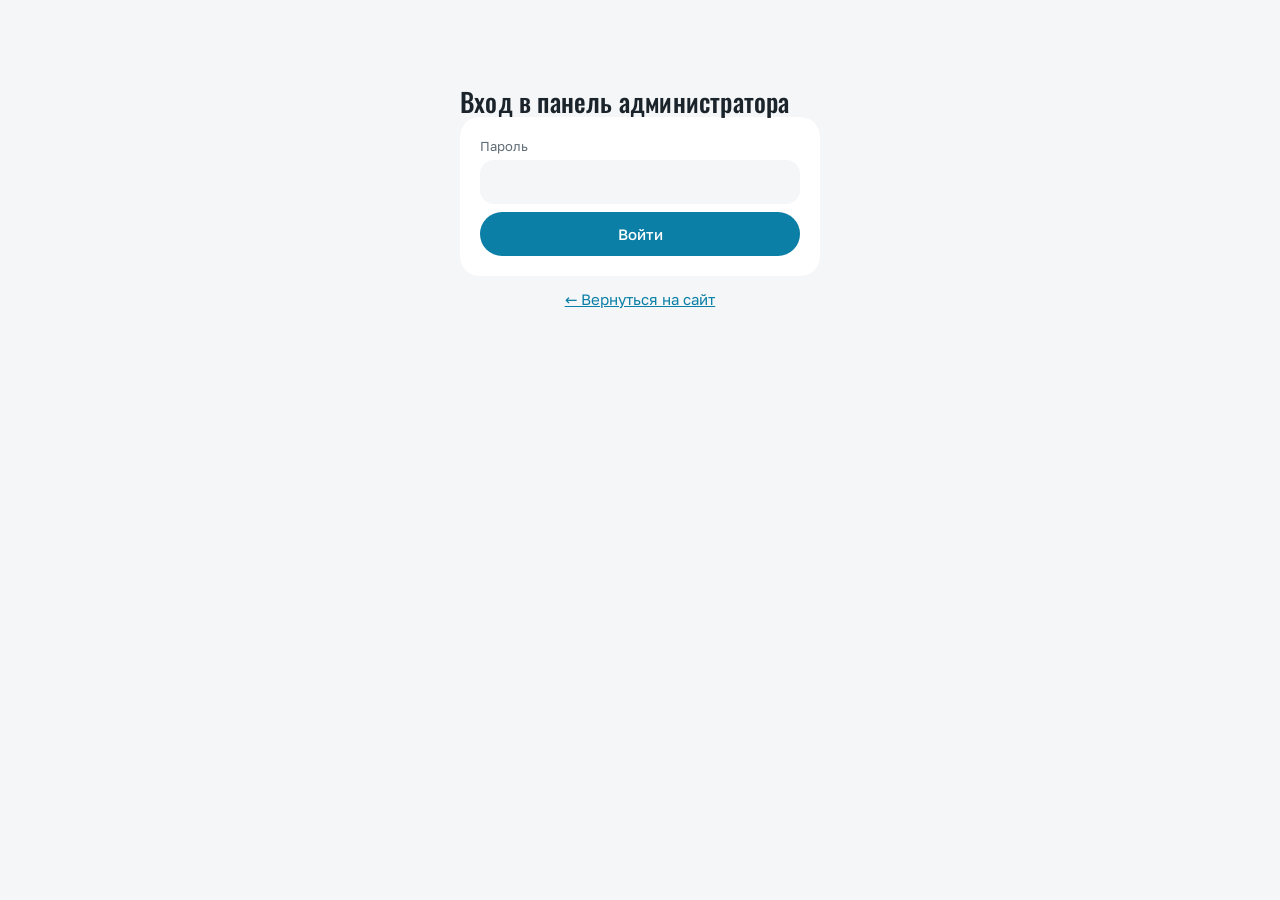
<file: admin.html>
<!DOCTYPE html>
<html lang="ru">
<head>
<meta charset="utf-8">
<!-- Только свои файлы и Worker; никаких сторонних скриптов рядом с паролем и записями клиентов -->
<meta http-equiv="Content-Security-Policy" content="default-src 'self'; script-src 'self' 'unsafe-inline'; style-src 'self' 'unsafe-inline'; img-src 'self' data:; font-src 'self'; connect-src https://labblesk-zayavki.kenny-ki.workers.dev; frame-src 'none'; object-src 'none'; base-uri 'self'; form-action 'self'">
<meta name="referrer" content="no-referrer">
<meta name="viewport" content="width=device-width, initial-scale=1">
<meta name="robots" content="noindex, nofollow">
<!-- Панель нельзя открыть внутри чужой страницы (защита от подмены кликов) -->
<style>html{display:none}</style>
<script>if (window.top === window.self) document.documentElement.style.display = 'block'; else window.top.location = window.self.location;</script>
<title>Панель администратора</title>
<link rel="icon" type="image/png" href="favicon.png">
<link rel="stylesheet" href="fonts/fonts.css">
<style>
:root{--bg:#f4f6f8;--card:#ffffff;--ink:#1b232b;--muted:#5f6b75;--line:#e3e7eb;--line2:#d3d9df;--accent:#0b7fa6;--on-accent:#ffffff;--red:#b23a2e;--ok:#2f7a3e;--warn:#8a6414}
*{box-sizing:border-box;margin:0}
body{font-family:"Golos Text",system-ui,-apple-system,"Segoe UI",Roboto,sans-serif;background:var(--bg);color:var(--ink);line-height:1.5;font-size:15px;padding:24px 16px}
a{color:var(--accent)}
:focus-visible{outline:2px solid var(--accent);outline-offset:2px}
.wrap{max-width:1100px;margin:0 auto}
h1{font-size:24px;font-weight:600;letter-spacing:-.02em}
h2{font-size:18px;font-weight:600;margin:20px 0 8px}
h3{font-size:15px;font-weight:600;margin-bottom:6px}
.layout{display:grid;grid-template-columns:200px minmax(0,1fr);grid-template-areas:"top top" "tabs main";column-gap:32px}
.top{grid-area:top;padding-bottom:16px;border-bottom:1px solid var(--line);margin-bottom:24px}
.tabs{grid-area:tabs;align-self:start;flex-direction:column;gap:4px;margin:0;position:sticky;top:24px}
.tabs button{border:0;background:transparent;color:var(--muted);text-align:left;padding:12px;font-size:15px}
.tabs button.on{background:var(--ink);color:var(--bg)}
#pb,#pc{grid-area:main;min-width:0}
.card{background:var(--card);border:1px solid var(--line);border-radius:16px;padding:16px;margin-bottom:12px}
button{font:inherit;cursor:pointer;border-radius:12px;border:1px solid var(--line2);background:var(--card);color:var(--ink);padding:9px 14px;min-height:44px}
a.btnlink{display:inline-flex;align-items:center;font:inherit;border-radius:12px;border:1px solid var(--line2);background:var(--card);color:var(--ink);padding:9px 14px;min-height:44px;text-decoration:none}
button.primary{background:var(--accent);border-color:var(--accent);color:var(--on-accent);font-weight:500}
button.danger{background:var(--card);color:var(--red);border-color:var(--red)}
button:disabled{opacity:.5;cursor:default}
input,select{font:inherit;padding:9px 10px;min-height:44px;border:1px solid var(--line2);border-radius:12px;background:var(--bg);color:var(--ink);width:100%;min-width:0}
input:focus,select:focus{border-color:var(--ink)}
label.f{display:grid;gap:4px;font-size:13px;color:var(--muted)}
.row{display:flex;gap:8px;flex-wrap:wrap;align-items:flex-end}
.row>*{flex:1 1 140px}
.row>button{flex:0 0 auto}
.top{display:flex;justify-content:space-between;align-items:center;gap:8px}
.tabs{display:flex}
.bk{display:grid;grid-template-columns:70px 1fr auto;gap:10px;align-items:center;padding:12px 0;border-top:1px solid var(--line)}
.bk:first-child{border-top:0}
.bk .t{font-weight:600;font-size:18px}
.bk small{color:var(--muted)}
.badge{display:inline-block;font-size:12px;padding:1px 8px;border-radius:99px;border:1px solid currentColor;margin-left:6px}
.new{color:var(--warn)}.okb{color:var(--ok)}
.acts{display:flex;gap:6px;flex-wrap:wrap;justify-content:flex-end}
.days{font-weight:600;margin:16px 0 6px;text-transform:capitalize}
.hours{display:grid;grid-template-columns:repeat(auto-fill,minmax(110px,1fr));gap:6px;margin-top:8px}
/* вкладки настроек и закреплённая внизу кнопка сохранения */
.stabs{display:flex;flex-wrap:wrap;gap:6px;margin-bottom:14px}
.stabs button{min-height:40px;padding:8px 16px;background:transparent;color:var(--muted)}
.stabs button.on{background:var(--ink);color:var(--bg);border-color:var(--ink)}
.savebar{position:sticky;bottom:0;z-index:3;display:flex;flex-wrap:wrap;align-items:center;gap:12px;padding:12px 0;background:var(--bg);border-top:1px solid var(--line)}
.savebar .msg{margin:0;color:var(--muted)}
.savebar .msg.good{color:var(--ok)}.savebar .msg.err{color:var(--red)}
/* цены услуги: по рамке на тип кузова, внутри цена и минуты */
.lvls{display:grid;grid-template-columns:repeat(auto-fit,minmax(200px,1fr));gap:10px;margin-top:10px}
.lvl{border:1px solid var(--line);border-radius:14px;padding:10px 12px}
.lvl-t{font-size:13px;font-weight:600;color:var(--warn);margin-bottom:6px}
.lvl .two{display:grid;grid-template-columns:1fr 1fr;gap:8px}
.msg{margin:8px 0;font-size:14px}.msg.err{color:var(--red)}.msg.good{color:var(--ok)}
.hint{color:var(--muted);font-size:13px}
.empty{color:var(--muted);padding:12px 0}
/* допуслуги в ручной записи: на всю ширину формы, галочки сеткой */
.row>.exbox{flex:1 1 100%}
.exg{display:grid;grid-template-columns:repeat(auto-fill,minmax(220px,1fr));gap:4px 16px}
label.ex{display:grid;grid-template-columns:20px 1fr auto;align-items:center;gap:10px;min-height:40px;font-size:15px;color:var(--ink);cursor:pointer}
label.ex input{width:18px;height:18px;min-height:0;padding:0;accent-color:var(--accent)}
label.ex b{font-weight:500;white-space:nowrap}
/* итоговые цены */
.bk .price{margin-left:10px;font-weight:600;white-space:nowrap}
.days{display:flex;justify-content:space-between;align-items:baseline;gap:12px;flex-wrap:wrap}
.dsum{text-transform:none;font-weight:500;color:var(--muted);font-size:14px}
#mtot{font-size:16px;color:var(--ink);font-weight:600;margin-top:6px}
@media (max-width:760px){.layout{grid-template-columns:1fr;grid-template-areas:"top" "tabs" "main"}.tabs{flex-direction:row;margin-bottom:12px}.bk{grid-template-columns:60px 1fr}.acts{grid-column:1/-1;justify-content:flex-start}}
/* === Скругления: единый стиль форм и кнопок === */
button,a.btnlink{border-radius:999px}
input,select{border-radius:14px}
/* свой вид списков: Safari иначе рисует их светлыми, и текст на тёмной теме не читается */
select{-webkit-appearance:none;appearance:none;padding-right:36px;background:var(--bg) url("data:image/svg+xml,%3Csvg xmlns='http://www.w3.org/2000/svg' viewBox='0 0 24 24' fill='none' stroke='%231b232b' stroke-width='2'%3E%3Cpath d='m6 9 6 6 6-6'/%3E%3C/svg%3E") no-repeat right 12px center/16px}
select option{background:var(--card);color:var(--ink)}
.card{border-radius:18px}
.bk,.bk:first-child{padding:12px 14px;margin-bottom:8px;border:1px solid var(--line);border-radius:14px;background:var(--bg)}

/* ===== Новый вид в стиле сайта: белые карточки на светло-сером, без линий, всё скруглено ===== */
:root{--bg:#f4f6f8;--card:#ffffff;--soft:#f4f6f8;--deep:#e9edf1;--blue-soft:#d6eef6;--sand:#f0c987}
body{font-size:15px;padding:28px 20px}
h1,h2,.bk .t{font-family:Oswald,"Arial Narrow",sans-serif;font-weight:500;letter-spacing:.2px}
h1{font-size:26px;line-height:1.1}
h2{font-size:24px}
.top{border-bottom:0;padding-bottom:0;margin-bottom:28px}
.brand{display:flex;align-items:center;gap:12px}
.brand i{width:42px;height:42px;border-radius:14px;background:var(--accent);color:#fff;display:grid;place-items:center;font:500 22px Oswald,sans-serif;font-style:normal;position:relative;flex:none}
.brand i::after{content:"";position:absolute;right:-3px;top:-3px;width:12px;height:12px;border-radius:50%;background:var(--sand);border:2px solid var(--bg)}
.brand small{color:var(--muted);font-size:13px}
.card{border:0;border-radius:20px;padding:20px}
.card h3{font-size:17px}
/* кнопки: без рамок, мягкие подложки */
button,a.btnlink{border:0;background:var(--card);font-weight:500;transition:background .15s,transform .15s}
button:hover,a.btnlink:hover{background:var(--deep)}
.card button,.card a.btnlink{background:var(--deep)}
.card button:hover{background:#dde2e8}
button.primary,.card button.primary{background:var(--accent);color:#fff}
button.primary:hover,.card button.primary:hover{background:color-mix(in srgb,#0b7fa6 85%,#000)}
button.danger,.card button.danger{background:#fbe8e6;color:var(--red);border:0}
button.danger:hover,.card button.danger:hover{background:#f6d5d1}
.tabs button,.stabs button{background:transparent;transition:none}
.tabs button:hover{background:var(--deep)}
.tabs button.on,.tabs button.on:hover{background:var(--ink);color:#fff}
/* поля: серые подложки без рамок, синий фокус */
input,select{border:0;background-color:var(--soft)}
input:focus,select:focus{outline:2px solid var(--accent);outline-offset:0}
/* шапка списка: заголовок слева, управление справа */
.lhead{display:flex;justify-content:space-between;align-items:center;gap:12px;flex-wrap:wrap;margin:32px 0 6px}
.lhead h2{margin:0}
.lctl{display:flex;align-items:center;gap:10px;flex-wrap:wrap;justify-content:flex-end}
.lctl select{width:auto;min-width:180px;background-color:var(--card)}
.upd{color:var(--muted);font-size:13px}
.refresh{display:inline-flex;align-items:center;gap:8px;padding:9px 18px 9px 14px}
.refresh svg{width:18px;height:18px;fill:none;stroke:currentColor;stroke-width:2.2;stroke-linecap:round;stroke-linejoin:round}
.refresh.busy svg{animation:spin .8s linear infinite}
.refresh:disabled{opacity:1}
@keyframes spin{to{transform:rotate(360deg)}}
/* дни и записи */
.days{text-transform:none;font-size:15px;margin:22px 4px 8px}
.days > span:first-child{display:inline-block}
.days > span:first-child::first-letter{text-transform:uppercase}
.bk,.bk:first-child{border:0;background:var(--soft);border-radius:16px;padding:14px 16px;grid-template-columns:72px 1fr auto}
.bk:last-child{margin-bottom:0}
.bk .t{font-size:22px}
.bk strong{font-weight:600;margin-right:4px}
.bk small{display:block;margin-top:2px}
.bk small + br{display:none}
.bk a{display:inline-block;margin-top:4px;font-weight:500;text-decoration:none}
.bk a:hover{text-decoration:underline}
.badge{border:0;padding:2px 10px;font-weight:500;vertical-align:1px}
.badge.okb{background:#e3f2e6;color:var(--ok)}
.badge.new{background:#fbf1dc;color:var(--warn)}
.badge:not(.okb):not(.new){background:var(--deep);color:var(--muted)}
.bk .price{display:inline-block;margin-left:6px;padding:2px 10px;border-radius:999px;background:var(--blue-soft);color:var(--accent);font-weight:600}
/* ручная запись */
#mtot{display:inline-block;align-self:start;padding:8px 14px;border-radius:12px;background:#fbf1dc;font-size:16px}
label.ex{border-radius:10px;padding:0 6px;margin:0 -6px}
label.ex:hover{background:var(--soft)}
.savebar{border-top:0;background:var(--bg)}
.lvl{border:0;background:var(--soft)}
.lvl input,.lvl select{background-color:var(--card)}
@media (max-width:760px){
  body{padding:18px 12px}
  .lhead{align-items:flex-start}
  .lctl{width:100%;justify-content:space-between}
  .upd{order:3;width:100%}
  .bk,.bk:first-child{grid-template-columns:56px 1fr;padding:12px;gap:8px 10px}
  .bk .t{font-size:20px}
  .tabs{position:static;background:var(--card);padding:4px;border-radius:999px;width:max-content;max-width:100%}
  .tabs button{padding:9px 18px}
  #pb > .card,#books .card{padding:12px}
  .card{padding:16px}
  .lctl{width:auto}
  .upd{order:0;width:auto}
  /* шапка: заголовок и кнопки не вылезают за экран */
  .top{flex-wrap:wrap;gap:12px}
  h1{font-size:22px}
  .brand i{width:38px;height:38px;font-size:20px}
  .top .row{flex-wrap:wrap!important}
  .top .row button,.top .row a.btnlink{padding:8px 16px;min-height:40px}
}
/* поля одной ширины во всех браузерах: Safari на iPhone растягивает поле даты по своей ширине и оно наезжает на соседнее */
.row>*{min-width:0}
input[type=date]{-webkit-appearance:none;appearance:none;display:block;min-width:0;max-width:100%;width:100%;text-align:left;line-height:24px}
input[type=date]::-webkit-date-and-time-value{text-align:left;min-height:24px}
@media (max-width:760px){
  #mf > label.f{flex:1 1 calc(50% - 4px)}
  #mf > .exbox,#mf > label.f:has(#mn),#mf > label.f:has(#mp){flex-basis:100%}
  #mf > button{flex:1 1 100%}
}

/* ===== 17.11.2026: статусы, итоговая цена, действия иконками (ПК — справа внизу, телефон — смахиванием) ===== */
.lhead{margin-top:0}
#mcard{margin-top:14px}
.savebar{position:static}
.bk .badge.st-new{background:#eceff2;color:#5f6b75}
.bk .badge.st-ok{background:#e3edfd;color:#2659b8}
.bk .badge.st-done{background:#e1f3e6;color:#237a3d}
.bk .badge.st-no{background:#fbe5e3;color:#b23a2e}
.bk .price{background:#e1f3e6;color:#237a3d}
.bkw{position:relative;margin-bottom:8px;border-radius:16px;overflow:hidden;background:var(--soft)}
.bkw:last-child{margin-bottom:0}
.bkw .bk,.bkw .bk:first-child{position:relative;z-index:1;margin:0;grid-template-columns:72px minmax(0,1fr);padding:14px 16px 64px;background:var(--soft);transition:transform .22s ease}
.bk .mid{min-width:0}
.bk .pline{margin-top:6px;display:flex;flex-wrap:wrap;align-items:center;gap:4px 8px}
.bk .price{margin:0}
.bk .pnote{color:var(--muted);font-size:13px}
.bk a.tel{display:inline-block;margin-top:6px}
.sw{position:absolute;right:12px;bottom:12px;z-index:2;display:flex;gap:6px}
.ib{position:relative;width:40px;height:40px;min-height:0;padding:0;border-radius:50%;display:flex;flex-direction:column;align-items:center;justify-content:center;gap:3px}
.ib svg{width:20px;height:20px;fill:none;stroke:currentColor;stroke-width:2.2;stroke-linecap:round;stroke-linejoin:round;flex:none}
.ib span{position:absolute;width:1px;height:1px;overflow:hidden;clip:rect(0 0 0 0);white-space:nowrap}
.card .ib.i-ok{background:#e3edfd;color:#2659b8}.card .ib.i-ok:hover{background:#d2e2fb}
.card .ib.i-done{background:#e1f3e6;color:#237a3d}.card .ib.i-done:hover{background:#cdebd6}
.card .ib.i-undo{background:var(--deep);color:var(--muted)}
.card .ib.i-price{background:#fbf1dc;color:#8a6414}.card .ib.i-price:hover{background:#f6e6c2}
.card .ib.i-call{background:var(--deep);color:var(--ink)}
.card .ib.i-no{background:#fbe5e3;color:#b23a2e}.card .ib.i-no:hover{background:#f6d5d1}
.pedit{margin-top:10px;padding:12px;border-radius:14px;background:var(--card);display:grid;gap:8px;max-width:420px}
.pedit .msg,.sheet .msg{margin:0}
.pbtns{display:flex;flex-wrap:wrap;gap:8px}
.shade{position:fixed;inset:0;z-index:50;background:rgba(15,20,25,.45)}
.sheet{position:fixed;left:0;right:0;bottom:0;z-index:51;background:var(--card);border-radius:22px 22px 0 0;padding:20px 16px calc(20px + env(safe-area-inset-bottom));display:grid;gap:10px;animation:up .2s ease}
.sheet input{font-size:24px;font-weight:600;min-height:56px}
.sheet .pbtns button{flex:1 1 0;min-height:50px}
@keyframes up{from{transform:translateY(100%)}to{transform:none}}
.swtip{color:var(--muted);font-size:13px;margin:0 0 8px}
@keyframes peek{0%,100%{transform:none}35%,60%{transform:translateX(-120px)}}
.bk.hint{animation:peek 1.8s ease .5s 1}
@media (max-width:760px){
  /* телефон: иконки под записью, запись уезжает влево (как в Telegram) */
  .bkw .bk,.bkw .bk:first-child{padding:12px;grid-template-columns:56px minmax(0,1fr);border-radius:0;touch-action:pan-y;user-select:none;-webkit-user-select:none}
  .bkw:not(.open) .sw{visibility:hidden}
  .bkw.drag .sw,.bkw.open .sw{visibility:visible}
  .sw{top:0;right:0;bottom:0;z-index:0;gap:0}
  .card .ib{width:58px;height:auto;border-radius:0;font-size:11px;font-weight:500;color:#fff}
  .ib span{position:static;width:auto;height:auto;clip:auto}
  .card .ib.i-ok,.card .ib.i-ok:hover{background:#3b78e0;color:#fff}
  .card .ib.i-done,.card .ib.i-done:hover{background:#2f9e57;color:#fff}
  .card .ib.i-undo,.card .ib.i-undo:hover{background:#7b8794;color:#fff}
  .card .ib.i-price,.card .ib.i-price:hover{background:#d9961a;color:#fff}
  .card .ib.i-call,.card .ib.i-call:hover{background:#5d7385;color:#fff}
  .card .ib.i-no,.card .ib.i-no:hover{background:#d64541;color:#fff}
  /* шапка в одну строку: название заведения, «На сайт» и «Выйти» */
  .top{flex-wrap:nowrap}
  .top h1{display:none}
  .brand small{font-size:16px;font-weight:600;color:var(--ink);line-height:1.2}
  .top .row{flex-wrap:nowrap!important;gap:6px!important}
  .top .row button,.top .row a.btnlink{padding:6px 12px;min-height:38px;font-size:14px}
  .lctl{width:100%;justify-content:flex-start}
  #addb{margin-left:auto}
}
</style>
</head>
<body>
<div class="wrap">

<div id="login" style="display:none;max-width:360px;margin:60px auto">
  <h1>Вход в панель администратора</h1>
  <form id="lf" class="card">
    <label class="f">Пароль<input id="pw" type="password" autocomplete="current-password" required></label>
    <p class="msg err" id="lerr"></p>
    <button class="primary" type="submit" style="width:100%">Войти</button>
  </form>
  <p style="text-align:center"><a href="index.html">← Вернуться на сайт</a></p>
</div>

<div id="app" style="display:none">
<div class="layout">
  <div class="top"><div class="brand"><i aria-hidden="true">ЛБ</i><div><h1>Панель администратора</h1><small>Лаборатория блеска</small></div></div><div class="row" style="flex:0 0 auto;gap:8px;flex-wrap:nowrap"><a class="btnlink" href="index.html">На сайт</a><button id="out" type="button">Выйти</button></div></div>
  <div class="tabs"><button type="button" id="tb" class="on">Записи</button><button type="button" id="tc">Настройки</button></div>

  <div id="pb">
    <!-- сначала записи; ручная запись — по кнопке «+ Записать» (17.11.2026) -->
    <div class="lhead"><h2>Ближайшие записи</h2>
      <div class="lctl"><span class="upd" id="upd" aria-live="polite"></span><select id="fm" aria-label="Пост"></select><button id="rf" type="button" class="refresh"><svg viewBox="0 0 24 24" aria-hidden="true"><path d="M20 12a8 8 0 1 1-2.34-5.66"/><path d="M20 4v5h-5"/></svg>Обновить</button><button id="addb" type="button" class="primary" aria-expanded="false" aria-controls="mcard">+ Записать</button></div></div>
    <div class="card" id="mcard" hidden>
      <h3>Добавить запись вручную</h3>
      <p class="hint">Для звонков и тех, кто пришёл сам. Время сразу станет занятым на сайте. Так же можно закрыть час на мойке.</p>
      <form id="mf" class="row" style="margin-top:8px"></form>
      <p class="msg" id="mmsg"></p>
    </div>
    <p class="msg err" id="berr"></p>
    <div id="books"></div>
  </div>

  <div id="pc" style="display:none">
    <div id="cfg"></div>
  </div>
</div>
</div>
</div>

<script>
var W = 'https://labblesk-zayavki.kenny-ki.workers.dev';
var tok = sessionStorage.getItem('tk') || '';
var DAYS = ['Пн','Вт','Ср','Чт','Пт','Сб','Вс'];
var CFG = null, model = null, BOOKS = [], timer = null;
function $(id){ return document.getElementById(id); }
function el(t, c, x){ var n = document.createElement(t); if (c) n.className = c; if (x != null) n.textContent = x; return n; }

function api(path, body){
  var o = {headers: {'Authorization': 'Bearer ' + tok}};
  if (body !== undefined){ o.method = 'POST'; o.headers['Content-Type'] = 'application/json'; o.body = JSON.stringify(body); }
  return fetch(W + path, o).then(function(r){
    return r.json().catch(function(){ return {}; }).then(function(j){
      if (r.status === 401 && path !== '/admin/login'){ logout(); throw new Error('Войдите заново'); }
      if (!r.ok) throw new Error(j.error || ('Ошибка ' + r.status));
      return j;
    });
  });
}
function show(){
  var on = !!tok;
  $('login').style.display = on ? 'none' : 'block';
  $('app').style.display = on ? 'block' : 'none';
  if (on) init();
}
function logout(){ tok = ''; sessionStorage.removeItem('tk'); clearInterval(timer); document.title = 'Панель администратора'; show(); }
$('out').onclick = logout;
$('lf').onsubmit = function(e){
  e.preventDefault(); $('lerr').textContent = '';
  fetch(W + '/admin/login', {method: 'POST', headers: {'Content-Type': 'application/json'}, body: JSON.stringify({password: $('pw').value})})
    .then(function(r){ return r.json().then(function(j){ return {ok: r.ok, j: j}; }); })
    .then(function(x){
      if (!x.ok) throw new Error(x.j.error || 'Ошибка входа');
      tok = x.j.token; sessionStorage.setItem('tk', tok); $('pw').value = ''; show();
    })
    .catch(function(err){ $('lerr').textContent = err.message; });
};
function tab(t){
  $('pb').style.display = t === 'b' ? 'block' : 'none';
  $('pc').style.display = t === 'c' ? 'block' : 'none';
  $('tb').className = t === 'b' ? 'on' : ''; $('tc').className = t === 'c' ? 'on' : '';
}
$('tb').onclick = function(){ tab('b'); }; $('tc').onclick = function(){ tab('c'); };
$('addb').onclick = function(){
  var c = $('mcard'); c.hidden = !c.hidden;
  this.setAttribute('aria-expanded', String(!c.hidden)); this.textContent = c.hidden ? '+ Записать' : 'Скрыть форму';
  if (!c.hidden) c.scrollIntoView({block: 'nearest'});
};

function init(){
  fetch(W + '/config', {cache: 'no-cache'}).then(function(r){ return r.json(); }).then(function(c){
    CFG = c; model = JSON.parse(JSON.stringify(c));
    renderManual(); renderFilter(); renderCfg(); loadBooks();
    clearInterval(timer); timer = setInterval(function(){ if (!document.hidden) loadBooks(); }, 30000);
  }).catch(function(){ $('berr').textContent = 'Не удалось загрузить настройки. Проверьте Worker в Cloudflare.'; });}
function masterName(id){ var m = CFG.masters.filter(function(x){ return x.id === id; })[0]; return m ? m.name : id; }

/* ---------- записи ---------- */
function renderFilter(){
  var s = $('fm'); s.innerHTML = '';
  var o = el('option', '', 'Все посты'); o.value = ''; s.appendChild(o);
  CFG.masters.forEach(function(m){ var x = el('option', '', m.name); x.value = m.id; s.appendChild(x); });
  s.onchange = renderBooks; $('rf').onclick = loadBooks;
  s.style.display = CFG.masters.length < 2 ? 'none' : ''; // при одном посте фильтр не нужен
}
function loadBooks(){
  $('berr').textContent = ''; $('rf').classList.add('busy'); $('rf').disabled = true;
  api('/admin/bookings').then(function(j){
      BOOKS = j; renderBooks(); if (window.refreshManualTimes) window.refreshManualTimes();
      var n = new Date(); $('upd').textContent = 'Обновлено в ' + ('0' + n.getHours()).slice(-2) + ':' + ('0' + n.getMinutes()).slice(-2);
    })
    .catch(function(e){ $('berr').textContent = e.message; })
    .then(function(){ $('rf').classList.remove('busy'); $('rf').disabled = false; });
}
function rub(n){ return String(n).replace(/\B(?=(\d{3})+(?!\d))/g, ' ') + ' ₽'; }
// цена по прайсу (услуга по классу авто + допуслуги): {sum, from, unknown}; итоговая цена после расчёта хранится в записи (b.final)
function priceInfo(b){
  var r = {sum: 0, from: false, unknown: false};
  [b.service].concat(b.extras || []).forEach(function(name){
    var s = CFG.services.filter(function(x){ return x.name === name; })[0], p = s && (s.prices[b.level] || s.prices[Object.keys(s.prices)[0]]);
    if (!p || p.price == null){ r.unknown = true; return; }
    r.sum += p.price; if (p.from) r.from = true;
  });
  return r;
}
function listText(b){
  var p = priceInfo(b);
  if (p.unknown && !p.sum) return 'по прайсу: цена уточняется';
  return 'по прайсу: ' + (p.from || p.unknown ? 'от ' : '') + rub(p.sum);
}
// статусы: new — не подтверждена (серый), ok — подтверждена (голубой), done — выполнена (зелёный); отменённая запись удаляется
var ST = {'new': ['st-new', 'Не подтверждена'], ok: ['st-ok', 'Подтверждена'], done: ['st-done', 'Выполнена']};
var ICO = {
  ok: '<path d="M5 12.5l4.5 4.5L19 7.5"/>',
  done: '<path d="M2 12.5l4.5 4.5L16 7.5"/><path d="M11 15l2 2 9.5-9.5"/>',
  undo: '<path d="M9 14 4 9l5-5"/><path d="M4 9h10.5a5.5 5.5 0 0 1 0 11H11"/>',
  price: '<path d="M8 21V3h6a4.5 4.5 0 0 1 0 9H6M6 16h9"/>',
  call: '<path d="M6 3h4l2 5-2.5 1.5a11 11 0 0 0 5 5L16 12l5 2v4a2 2 0 0 1-2 2A16 16 0 0 1 4 6a2 2 0 0 1 2-3z"/>',
  no: '<path d="M6 6l12 12M18 6 6 18"/>'
};
var narrow = function(){ return window.matchMedia('(max-width:760px)').matches; };
var OPEN = null, EDIT = false, PENDING = false; // открытая свайпом запись и открытый ввод цены: обновление списка ждёт, пока их закроют
function uiBusy(){ return !!OPEN || EDIT; }
function flush(){ if (PENDING && !uiBusy()){ PENDING = false; renderBooks(); } }
function setOpen(w, on){
  var bk = w.querySelector('.bk');
  if (on && OPEN && OPEN !== w) setOpen(OPEN, false);
  bk.style.transform = on ? 'translateX(-' + w.querySelector('.sw').offsetWidth + 'px)' : '';
  w.classList.toggle('open', on); OPEN = on ? w : (OPEN === w ? null : OPEN);
  if (!on) flush();
}
// смахивание влево (как в Telegram): палец или мышь, вертикальная прокрутка не мешает
function swipe(w){
  var bk = w.querySelector('.bk'), sw = w.querySelector('.sw'), x0 = null, y0 = 0, dx = 0, base = 0, drag = null, moved = false;
  bk.addEventListener('pointerdown', function(e){
    if (!narrow() || e.button > 0) return;
    x0 = e.clientX; y0 = e.clientY; drag = null; moved = false; base = w.classList.contains('open') ? -sw.offsetWidth : 0; dx = base;
  });
  bk.addEventListener('pointermove', function(e){
    if (x0 == null) return;
    var ddx = e.clientX - x0, ddy = e.clientY - y0;
    if (drag === null){ if (Math.abs(ddx) < 8 && Math.abs(ddy) < 8) return; drag = Math.abs(ddx) > Math.abs(ddy); if (drag){ try { bk.setPointerCapture(e.pointerId); } catch (er) {} bk.style.transition = 'none'; w.classList.add('drag'); } }
    if (!drag) return;
    moved = true; dx = Math.min(0, Math.max(-sw.offsetWidth - 24, base + ddx)); bk.style.transform = 'translateX(' + dx + 'px)';
  });
  function end(){
    if (x0 == null) return; x0 = null; bk.style.transition = '';
    if (drag){ setOpen(w, dx < -sw.offsetWidth / 3); setTimeout(function(){ w.classList.remove('drag'); }, 250); }
  }
  bk.addEventListener('pointerup', end); bk.addEventListener('pointercancel', end);
  // тап по открытой записи закрывает её; после смахивания клик не срабатывает
  bk.addEventListener('click', function(e){
    if (moved){ e.preventDefault(); e.stopPropagation(); moved = false; return; }
    if (w.classList.contains('open') && !e.target.closest('a')){ e.preventDefault(); setOpen(w, false); }
  }, true);
}
document.addEventListener('pointerdown', function(e){ if (OPEN && !OPEN.contains(e.target)) setOpen(OPEN, false); });

// короткие подписи под иконками на телефоне; полное название — в подсказке и для программ чтения с экрана
var SHORT = {ok: 'Принять', done: 'Готово', undo: 'Вернуть', price: 'Цена', call: 'Звонок', no: 'Отмена'};
function ib(kind, cls, label, fn){
  var b = el('button', 'ib ' + cls); b.type = 'button'; b.title = label; b.setAttribute('aria-label', label);
  b.innerHTML = '<svg viewBox="0 0 24 24" aria-hidden="true">' + ICO[kind] + '</svg>'; b.appendChild(el('span', '', SHORT[kind]));
  b.onclick = function(e){ e.stopPropagation(); fn(); }; return b;
}
function plural(n, a, b, c){ return n % 10 === 1 && n % 100 !== 11 ? a : n % 10 >= 2 && n % 10 <= 4 && (n % 100 < 10 || n % 100 >= 20) ? b : c; }
function renderBooks(){
  if (uiBusy()){ PENDING = true; return; }
  var box = $('books'); box.innerHTML = '';
  var nw = BOOKS.filter(function(b){ return b.status !== 'ok' && b.status !== 'done'; }).length;
  document.title = (nw ? '(' + nw + ') ' : '') + 'Панель администратора';
  var f = $('fm').value, last = '', card = null, n = 0, dayHead = null, cnt = 0, fin = 0, sum = 0;
  // итог дня — только по уточнённым ценам; пока уточнены не все, итог помечен как не окончательный
  function closeDay(){
    if (!dayHead) return;
    var t = cnt + ' ' + plural(cnt, 'запись', 'записи', 'записей');
    if (!fin) t += ' · цены не уточнены';
    else if (fin < cnt) t += ' · ' + rub(sum) + ' — уточнено ' + fin + ' из ' + cnt + ', итог не окончательный';
    else t += ' · итого ' + rub(sum);
    dayHead.lastChild.textContent = t;
  }
  BOOKS.filter(function(b){ return !f || b.master === f; }).forEach(function(b){
    n++;
    if (b.date !== last){
      closeDay(); cnt = 0; fin = 0; sum = 0;
      last = b.date;
      var d = new Date(b.date + 'T12:00:00');
      dayHead = el('div', 'days'); dayHead.appendChild(el('span', '', d.toLocaleDateString('ru-RU', {weekday: 'long', day: 'numeric', month: 'long'}))); dayHead.appendChild(el('span', 'dsum'));
      box.appendChild(dayHead);
      card = el('div', 'card'); box.appendChild(card);
    }
    cnt++; if (b.final != null){ fin++; sum += b.final; }
    var st = ST[b.status] || ST['new'];
    var w = el('div', 'bkw'), row = el('div', 'bk');
    row.appendChild(el('div', 't', b.time || 'Заявка'));
    var mid = el('div', 'mid');
    var l1 = el('div'); l1.appendChild(el('strong', '', b.name || 'Без имени'));
    l1.appendChild(el('span', 'badge ' + st[0], st[1]));
    if (b.manual) l1.appendChild(el('span', 'badge', 'вручную'));
    if (b.kind === 'request') l1.appendChild(el('span', 'badge', 'на расчёт'));
    mid.appendChild(l1);
    // класс авто, услуга и допуслуги; пост показываем, только если их несколько
    mid.appendChild(b.kind === 'request'
      ? el('small', '', [b.service + (b.extras && b.extras.length ? ' + ' + b.extras.join(', ') : ''), b.car].filter(Boolean).join(', ') + (b.comment ? ' — ' + b.comment : ''))
      : el('small', '', [CFG.masters.length > 1 ? masterName(b.master) : '', CFG.levels.length > 1 ? b.level : '', b.service].filter(Boolean).join(', ') + (b.extras && b.extras.length ? ' + ' + b.extras.join(', ') : '')));
    var pl = el('div', 'pline');
    if (b.final != null){ pl.appendChild(el('span', 'price', rub(b.final))); pl.appendChild(el('span', 'pnote', 'уточнено · ' + listText(b))); }
    else pl.appendChild(el('span', 'pnote', listText(b)));
    mid.appendChild(pl);
    var tel = b.phone && b.phone !== '—' ? 'tel:' + b.phone.replace(/[^\d+]/g, '') : '';
    if (tel){ var a = el('a', 'tel', b.phone); a.href = tel; mid.appendChild(a); }
    row.appendChild(mid);
    // действия: только подходящие к статусу; красная отмена — последней
    var sw = el('div', 'sw');
    if (b.status !== 'ok' && b.status !== 'done') sw.appendChild(ib('ok', 'i-ok', 'Подтвердить', function(){ act(b.id, 'ok'); }));
    if (b.status !== 'done') sw.appendChild(ib('done', 'i-done', 'Выполнена', function(){ act(b.id, 'done'); }));
    else sw.appendChild(ib('undo', 'i-undo', 'Вернуть в подтверждённые', function(){ act(b.id, 'undo'); }));
    sw.appendChild(ib('price', 'i-price', 'Цена', function(){ openPrice(b, w); }));
    if (tel) sw.appendChild(ib('call', 'i-call', 'Позвонить', function(){ location.href = tel; }));
    if (b.status !== 'done') sw.appendChild(ib('no', 'i-no', 'Отменить', function(){
      if (confirm('Отменить запись «' + (b.name || '') + '» на ' + b.date + ' ' + (b.time || '') + '? Время освободится на сайте.')) act(b.id, 'no'); }));
    w.appendChild(sw); w.appendChild(row); card.appendChild(w); swipe(w);
  });
  closeDay();
  if (!n) box.appendChild(el('p', 'empty', 'Записей пока нет.'));
  swipeHint();
}
function act(id, a, extra){
  if (OPEN) setOpen(OPEN, false);
  var body = {id: id, act: a}; for (var k in extra || {}) body[k] = extra[k];
  return api('/admin/action', body).then(loadBooks).catch(function(e){ $('berr').textContent = e.message; throw e; });
}
// итоговая цена: на телефоне — панель снизу с цифровой клавиатурой, на ПК — поле в карточке
function openPrice(b, w){
  if (EDIT) return;
  if (OPEN) setOpen(OPEN, false);
  EDIT = true;
  var mob = narrow(), host = el('div', mob ? 'sheet' : 'pedit'), shade = null;
  if (mob){ shade = el('div', 'shade'); host.setAttribute('role', 'dialog'); host.setAttribute('aria-modal', 'true'); host.setAttribute('aria-label', 'Итоговая цена');
    host.appendChild(el('h3', '', 'Итоговая цена')); host.appendChild(el('p', 'hint', (b.name || 'Без имени') + ' · ' + (b.service || ''))); }
  host.appendChild(el('p', 'hint', listText(b).replace('по прайсу', 'По прайсу')));
  var lb = el('label', 'f', 'Итоговая цена, ₽'), inp = el('input'); inp.inputMode = 'numeric'; inp.autocomplete = 'off'; inp.placeholder = 'например, 4200';
  inp.value = b.final != null ? String(b.final) : ''; lb.appendChild(inp); host.appendChild(lb);
  var msg = el('p', 'msg err'); host.appendChild(msg);
  var r = el('div', 'pbtns'), sv = el('button', 'primary', 'Сохранить'), cl = el('button', '', 'Отмена'); sv.type = cl.type = 'button';
  r.appendChild(sv);
  if (b.final != null){ var er = el('button', 'danger', 'Стереть'); er.type = 'button'; er.onclick = function(){ save(null); }; r.appendChild(er); }
  r.appendChild(cl); host.appendChild(r);
  function close(){ EDIT = false; if (shade) shade.remove(); host.remove(); flush(); }
  function save(v){
    sv.disabled = true;
    act(b.id, 'price', {price: v}).then(close).catch(function(e){ msg.textContent = e.message; sv.disabled = false; });
  }
  sv.onclick = function(){
    var d = inp.value.replace(/\s/g, '');
    if (d === ''){ save(null); return; }
    if (!/^\d{1,8}$/.test(d)){ msg.textContent = 'Только цифры, целые рубли'; inp.focus(); return; }
    save(+d);
  };
  cl.onclick = close; if (shade) shade.onclick = close;
  inp.addEventListener('keydown', function(e){ if (e.key === 'Enter') sv.click(); if (e.key === 'Escape') close(); });
  if (mob){ document.body.appendChild(shade); document.body.appendChild(host); }
  else w.querySelector('.mid').appendChild(host);
  inp.focus();
}
// один раз на телефоне показываем, что запись смахивается влево
function swipeHint(){
  if (!narrow()) return;
  var seen = false; try { seen = localStorage.getItem('swh') === '1'; } catch (e) {}
  var w = document.querySelector('#books .bkw'); if (seen || !w) return;
  try { localStorage.setItem('swh', '1'); } catch (e) {}
  var tip = el('p', 'swtip', 'Смахните запись влево — там действия'); w.parentNode.insertBefore(tip, w);
  w.classList.add('drag'); w.querySelector('.bk').classList.add('hint');
  setTimeout(function(){ w.classList.remove('drag'); }, 2600);
  setTimeout(function(){ tip.remove(); }, 6000);
}

function renderManual(){
  var f = $('mf'); f.innerHTML = '';
  // сайты только с заявками на расчёт: записывать по времени нечего, ручная запись не нужна
  var hasBook = CFG.services.some(function(s){ return !s.request && Object.keys(s.prices).some(function(l){ return s.prices[l] && s.prices[l].minutes; }); });
  $('addb').style.display = hasBook ? '' : 'none';
  if (!hasBook){ $('mcard').hidden = true; return; }
  function pl(p){ return p.price == null ? 'цена уточняется' : (p.from ? 'от ' : '') + p.price + ' ₽'; }
  function sel(label, id, opts){ var l = el('label', 'f', label), s = el('select'); s.id = id;
    opts.forEach(function(o){ var x = el('option', '', o[1]); x.value = o[0]; s.appendChild(x); }); l.appendChild(s); f.appendChild(l); return l; }
  // пост выбираем, только если их несколько; при одном посте поле скрыто
  var ml = sel('Пост', 'mm', CFG.masters.map(function(m){ return [m.id, m.name]; }));
  if (CFG.masters.length < 2) ml.style.display = 'none';
  var ll0 = sel('Класс авто', 'ml', CFG.levels.map(function(l){ return [l, l]; }));
  if (CFG.levels.length < 2) ll0.style.display = 'none';
  sel('Услуга', 'ms', []);
  function priceOf(v, lv){ var p = v.prices[lv]; return p ? p : null; }
  // мойки с ценой для выбранного кузова; допуслуги без минут сюда не попадают
  function fillSvc(){
    var lv = $('ml').value, s = $('ms'), keep = s.value; s.innerHTML = '';
    CFG.services.forEach(function(v){ var p = priceOf(v, lv); if (!p || !p.minutes || v.request) return;
      var x = el('option', '', v.name + ' — ' + pl(p) + ' · ' + p.minutes + ' мин'); x.value = v.name; s.appendChild(x); });
    s.value = keep; if (s.selectedIndex < 0) s.selectedIndex = 0;
  }
  var dl = el('label', 'f', 'Дата'), di = el('input'); di.type = 'date'; di.id = 'md'; di.required = true;
  var t = new Date(); di.value = t.getFullYear() + '-' + ('0' + (t.getMonth() + 1)).slice(-2) + '-' + ('0' + t.getDate()).slice(-2);
  dl.appendChild(di); f.appendChild(dl);
  sel('Время', 'mt', []);
  // время — по графику поста на выбранный день, шагом в длительность мойки
  function fillTimes(){
    var s = $('mt'), keep = s.value; s.innerHTML = '';
    var m = CFG.masters.filter(function(x){ return x.id === $('mm').value; })[0] || CFG.masters[0];
    var d = new Date($('md').value + 'T12:00:00'), key = DAYS[(d.getDay() + 6) % 7];
    // часы дня: «10:00-21:00» или с перерывом «10:00-12:00, 13:00-21:00»
    var h = String((m && m.hours && m.hours[key]) || '').trim().split(',').map(function(part){ return /^(\d{1,2}):(\d{2})-(\d{1,2}):(\d{2})$/.exec(part.trim()); }).filter(Boolean);
    var v = CFG.services.filter(function(x){ return x.name === $('ms').value; })[0], p = v && priceOf(v, $('ml').value);
    var dur = p && p.minutes ? p.minutes : 60;
    if (!h.length){ var o = el('option', '', 'Выходной'); o.value = ''; s.appendChild(o); s.disabled = true; return; }
    s.disabled = false;
    function hhmm(x){ return ('0' + Math.floor(x / 60)).slice(-2) + ':' + (x % 60 ? ('0' + x % 60).slice(-2) : '00'); }
    // занятые получасы этого поста на эту дату — из списка записей
    var taken = [];
    BOOKS.forEach(function(b){ if (b.date === $('md').value && b.master === m.id) taken = taken.concat(b.cells || []); });
    h.forEach(function(iv){
      // начало записи — с целого часа, как на сайте; услуга должна уместиться до конца промежутка
      for (var x = +iv[1] * 60 + +iv[2]; x + dur <= +iv[3] * 60 + +iv[4]; x += 60){
        var tt = hhmm(x), busy = false;
        for (var c = x; c < x + dur; c += 30) if (taken.indexOf(hhmm(c)) >= 0) busy = true;
        var op = el('option', '', tt + (busy ? ' — занято' : '')); op.value = tt; op.disabled = busy; s.appendChild(op);
      }
    });
    s.value = keep; if (s.selectedIndex < 0 || s.options[s.selectedIndex].disabled){
      var free = [].filter.call(s.options, function(o){ return !o.disabled; })[0]; s.value = free ? free.value : '';
    }
  }
  window.refreshManualTimes = fillTimes;
  // допуслуги: галочки с ценой для выбранного кузова
  var exl = el('div', 'f exbox'); exl.appendChild(el('span', '', 'Доп. услуги'));
  var exg = el('div', 'exg'); exg.id = 'mx'; exl.appendChild(exg);
  var tot = el('p', 'hint'); tot.id = 'mtot'; exl.appendChild(tot); f.appendChild(exl);
  function fillExtras(){
    var lv = $('ml').value, on = [].map.call(exg.querySelectorAll('input:checked'), function(i){ return i.value; }); exg.innerHTML = '';
    CFG.services.forEach(function(v){ var p = priceOf(v, lv); if (!p || p.minutes || v.request) return;
      var lb = el('label', 'ex'), cb = el('input'); cb.type = 'checkbox'; cb.value = v.name; cb.checked = on.indexOf(v.name) >= 0; cb.onchange = total;
      lb.appendChild(cb); lb.appendChild(el('span', '', v.name)); lb.appendChild(el('b', '', pl(p))); exg.appendChild(lb); });
    if (!exg.children.length) exl.style.display = 'none';
  }
  function chosen(){ return [].map.call(exg.querySelectorAll('input:checked'), function(i){ return i.value; }); }
  function total(){
    var lv = $('ml').value, sum = 0, v = CFG.services.filter(function(x){ return x.name === $('ms').value; })[0], p = v && priceOf(v, lv);
    var unk = !!p && p.price == null;
    if (p && p.price != null) sum += p.price;
    chosen().forEach(function(n){ var e = CFG.services.filter(function(x){ return x.name === n; })[0], q = e && priceOf(e, lv); if (q && q.price != null) sum += q.price; else unk = true; });
    var n = chosen().length;
    $('mtot').textContent = 'Итого: ' + (sum || !unk ? String(sum).replace(/\B(?=(\d{3})+(?!\d))/g, ' ') + ' ₽' : 'цена уточняется') + (unk && sum ? ' и уточнить' : '') + (n ? ' (услуга и ' + n + ' доп.)' : '');
  }
  $('ml').onchange = function(){ fillSvc(); fillExtras(); fillTimes(); total(); };
  $('ms').onchange = function(){ fillTimes(); total(); };
  $('mm').onchange = fillTimes; di.onchange = fillTimes;
  fillSvc(); fillExtras(); fillTimes(); total();
  var nl = el('label', 'f', 'Имя (необязательно)'), ni = el('input'); ni.id = 'mn'; nl.appendChild(ni); f.appendChild(nl);
  var pl = el('label', 'f', 'Телефон (необязательно)'), pi = el('input'); pi.id = 'mp'; pi.type = 'tel';
  pi.inputMode = 'tel'; pi.autocomplete = 'off'; pi.maxLength = 18; pi.placeholder = '+7 (___) ___-__-__';
  // маска как на сайте: 8 или 7 в начале превращаются в +7, лишние цифры отбрасываются
  function fmtPhone(v){
    var d = v.replace(/\D/g, '');
    if (d[0] === '7' || d[0] === '8') d = d.slice(1);
    d = d.slice(0, 10);
    var o = '+7 (' + d.slice(0, 3);
    if (d.length > 3) o += ') ' + d.slice(3, 6);
    if (d.length > 6) o += '-' + d.slice(6, 8);
    if (d.length > 8) o += '-' + d.slice(8, 10);
    return o;
  }
  pi.addEventListener('focus', function(){ if (!this.value) this.value = '+7 ('; });
  pi.addEventListener('input', function(){ this.value = fmtPhone(this.value); });
  pi.addEventListener('blur', function(){ if (this.value.replace(/\D/g, '').length <= 1) this.value = ''; });
  pl.appendChild(pi); f.appendChild(pl);
  var b = el('button', 'primary', 'Добавить'); b.type = 'submit'; f.appendChild(b);
  f.onsubmit = function(e){
    e.preventDefault(); var msg = $('mmsg'); msg.className = 'msg'; msg.textContent = '';
    if (!$('mt').value){ msg.className = 'msg err'; msg.textContent = $('mt').disabled ? 'В этот день мойка не работает.' : 'На этот день всё занято.'; return; }
    var pd = $('mp').value.replace(/\D/g, '');
    if (pd.length > 1 && pd.length < 11){ msg.className = 'msg err'; msg.textContent = 'Введите номер полностью: +7 (999) 123-45-67 — или оставьте поле пустым.'; $('mp').focus(); return; }
    if (pd.length <= 1) $('mp').value = '';
    api('/admin/book', {master: $('mm').value, level: $('ml').value, service: $('ms').value, extras: chosen(), date: $('md').value, time: $('mt').value, name: $('mn').value, phone: $('mp').value})
      .then(function(){
        msg.className = 'msg good'; msg.textContent = 'Запись добавлена, время занято.';
        $('mn').value = ''; $('mp').value = ''; [].forEach.call(exg.querySelectorAll('input:checked'), function(i){ i.checked = false; }); total(); loadBooks();
      })
      .catch(function(err){ msg.className = 'msg err'; msg.textContent = err.message; });
  };
}

/* ---------- настройки ---------- */
function field(label, obj, key, type){
  var l = el('label', 'f', label), i = el('input'); i.type = type || 'text';
  i.value = obj[key] == null ? '' : obj[key];
  i.oninput = function(){ obj[key] = type === 'number' ? Number(i.value) : i.value; };
  l.appendChild(i); return l;
}
// вкладки настроек: показывается один блок, сохраняются все сразу
var SECS = [['svc', 'Услуги и цены'], ['mst', 'Пост и график'], ['shop', 'Мойка'], ['gen', 'Общие']], SEC = 'svc';
function renderCfg(){
  var box = $('cfg'); box.innerHTML = '';
  var bar = el('div', 'stabs'); bar.setAttribute('role', 'tablist'); box.appendChild(bar);
  var g = el('div', 'card'); g.appendChild(el('h3', '', 'Общие'));
  g.appendChild(field('Записываться на дней вперёд (1-120)', model, 'ahead', 'number')); g.dataset.sec = 'gen'; box.appendChild(g);

  var s = el('div', 'card'); s.appendChild(el('h3', '', 'Мойка'));
  var r1 = el('div', 'row'); ['name', 'address', 'note', 'phone', 'phone2', 'email', 'vk', 'tg'].forEach(function(k, i){
    r1.appendChild(field(['Название (без слова «Автомойка»)', 'Адрес', 'Как найти', 'Телефон', 'Второй телефон', 'E-mail', 'Ссылка ВКонтакте', 'Ссылка Telegram'][i], model.shop, k)); });
  s.appendChild(r1); s.appendChild(el('h3', '', 'Часы работы мойки (текст на сайте)')).style.marginTop = '10px';
  model.shop.hours.forEach(function(h, i){
    var r = el('div', 'row'); r.style.marginBottom = '6px';
    r.appendChild(field('Дни', h, 0)); r.appendChild(field('Часы', h, 1));
    var d = el('button', 'danger', 'Убрать'); d.type = 'button'; d.onclick = function(){ model.shop.hours.splice(i, 1); renderCfg(); }; r.appendChild(d);
    s.appendChild(r);
  });
  var ah = el('button', '', 'Добавить строку'); ah.type = 'button'; ah.onclick = function(){ model.shop.hours.push(['', '']); renderCfg(); }; s.appendChild(ah);
  s.dataset.sec = 'shop'; box.appendChild(s);

  var sv = el('div', 'card'); sv.appendChild(el('h3', '', 'Услуги и цены'));
  sv.appendChild(el('p', 'hint', 'Цена и минуты для каждого типа кузова. Пустая цена: для этого кузова услуги нет. Минуты у мойки — сколько длится запись (60 — целый час). Услуги без минут — дополнительные: на сайте их добавляют к мойке при записи.'));
  model.services.forEach(function(x, i){
    var c = el('div'); c.style.cssText = 'border-top:1px solid var(--line);padding-top:10px;margin-top:10px';
    var r = el('div', 'row'); r.appendChild(field('Название', x, 'name')); r.appendChild(field('Описание', x, 'desc')); r.appendChild(field('Группа в прайсе', x, 'group'));
    var rl = el('label', 'ex'), rc = el('input'); rc.type = 'checkbox'; rc.checked = !!x.request; rc.onchange = function(){ x.request = rc.checked; };
    rl.appendChild(rc); rl.appendChild(el('span', '', 'Заявка на расчёт, без записи на время')); r.appendChild(rl);
    var d = el('button', 'danger', 'Убрать'); d.type = 'button'; d.onclick = function(){ model.services.splice(i, 1); renderCfg(); }; r.appendChild(d);
    c.appendChild(r);
    var g = el('div', 'lvls');
    model.levels.forEach(function(l){
      var p = x.prices[l] || {price: null, minutes: null}, box = el('div', 'lvl');
      box.appendChild(el('div', 'lvl-t', l)); var two = el('div', 'two'); box.appendChild(two); g.appendChild(box);
      [['price', 'Цена, ₽'], ['minutes', 'Минут']].forEach(function(f){
        var lb = el('label', 'f', f[1]), inp = el('input'); inp.type = 'number'; inp.value = p[f[0]] == null ? '' : p[f[0]];
        inp.oninput = function(){
          var v = inp.value === '' ? null : Number(inp.value), cur = x.prices[l] || {price: null, minutes: null};
          cur[f[0]] = v;
          // и цена, и минуты пусты: для этого класса услуги нет (у заявки на расчёт запись остаётся: цена «уточнить»)
          if (cur.price == null && cur.minutes == null && !x.request && !cur.from) delete x.prices[l]; else x.prices[l] = cur;
        };
        lb.appendChild(inp); two.appendChild(lb);
      });
      var fl = el('label', 'ex'), fc = el('input'); fc.type = 'checkbox'; fc.checked = !!p.from;
      fc.onchange = function(){ var cur = x.prices[l] || {price: null, minutes: null}; cur.from = fc.checked; x.prices[l] = cur; };
      fl.appendChild(fc); fl.appendChild(el('span', '', 'Цена «от»')); box.appendChild(fl);
    });
    c.appendChild(g); sv.appendChild(c);
  });
  var as = el('button', '', 'Добавить услугу'); as.type = 'button'; as.style.marginTop = '12px';
  as.onclick = function(){ var pr = {}; model.levels.forEach(function(l){ pr[l] = {price: 100, minutes: null}; }); model.services.push({name: 'Новая услуга', group: 'Салон', desc: '', prices: pr}); renderCfg(); }; sv.appendChild(as);
  sv.dataset.sec = 'svc'; box.appendChild(sv);

  var ms = el('div', 'card'); ms.appendChild(el('h3', '', 'Пост и график'));
  ms.appendChild(el('p', 'hint', 'Часы приёма записей в формате 10:00-20:00 (шаг 30 минут): последняя запись начинается за час до конца. Пустое поле — выходной. Удалить пост нельзя, чтобы не потерять записи.'));
  model.masters.forEach(function(m){
    var c = el('div'); c.style.cssText = 'border-top:1px solid var(--line);padding-top:10px;margin-top:10px';
    var r = el('div', 'row'); r.appendChild(field('Название (' + m.id + ')', m, 'name'));
    var ll = el('label', 'f', 'Кузов по умолчанию'), ls = el('select');
    model.levels.forEach(function(l){ var o = el('option', '', l); o.value = l; ls.appendChild(o); });
    ls.value = m.level; ls.onchange = function(){ m.level = ls.value; }; ll.appendChild(ls); r.appendChild(ll); c.appendChild(r);
    var h = el('div', 'hours'); DAYS.forEach(function(d){ var l = field(d, m.hours, d); l.querySelector('input').placeholder = 'выходной'; h.appendChild(l); });
    c.appendChild(h); ms.appendChild(c);
  });
  var am = el('button', '', 'Добавить пост'); am.type = 'button'; am.style.marginTop = '12px';
  am.onclick = function(){
    var n = Math.max.apply(null, model.masters.map(function(m){ return +m.id.slice(1); })) + 1, hr = {};
    DAYS.forEach(function(d){ hr[d] = ''; });
    model.masters.push({id: 'm' + n, name: 'Пост ' + n, level: model.levels[0], exp: '', hours: hr}); renderCfg();
  };
  ms.appendChild(am); ms.dataset.sec = 'mst'; box.appendChild(ms);

  SECS.forEach(function(x){
    var b = el('button', SEC === x[0] ? 'on' : '', x[1]); b.type = 'button'; b.setAttribute('role', 'tab'); b.setAttribute('aria-selected', SEC === x[0]);
    b.onclick = function(){ SEC = x[0]; renderCfg(); window.scrollTo(0, 0); }; bar.appendChild(b);
  });
  [].forEach.call(box.querySelectorAll('.card[data-sec]'), function(c){ c.hidden = c.dataset.sec !== SEC; });

  var sb = el('button', 'primary', 'Сохранить настройки'); sb.type = 'button';
  var msg = el('p', 'msg', 'Сохраняются все вкладки сразу, на сайте изменения появятся в течение минуты.');
  sb.onclick = function(){
    msg.className = 'msg'; msg.textContent = 'Сохраняем…';
    api('/admin/config', {config: model}).then(function(){
      CFG = JSON.parse(JSON.stringify(model)); msg.className = 'msg good'; msg.textContent = 'Сохранено. Сайт подхватит изменения в течение минуты.';
      renderManual(); renderFilter(); renderBooks();
    }).catch(function(e){ msg.className = 'msg err'; msg.textContent = e.message; });
  };
  var save = el('div', 'savebar'); save.appendChild(sb); save.appendChild(msg); box.appendChild(save);
}
show();
</script>
</body>
</html>
</file>
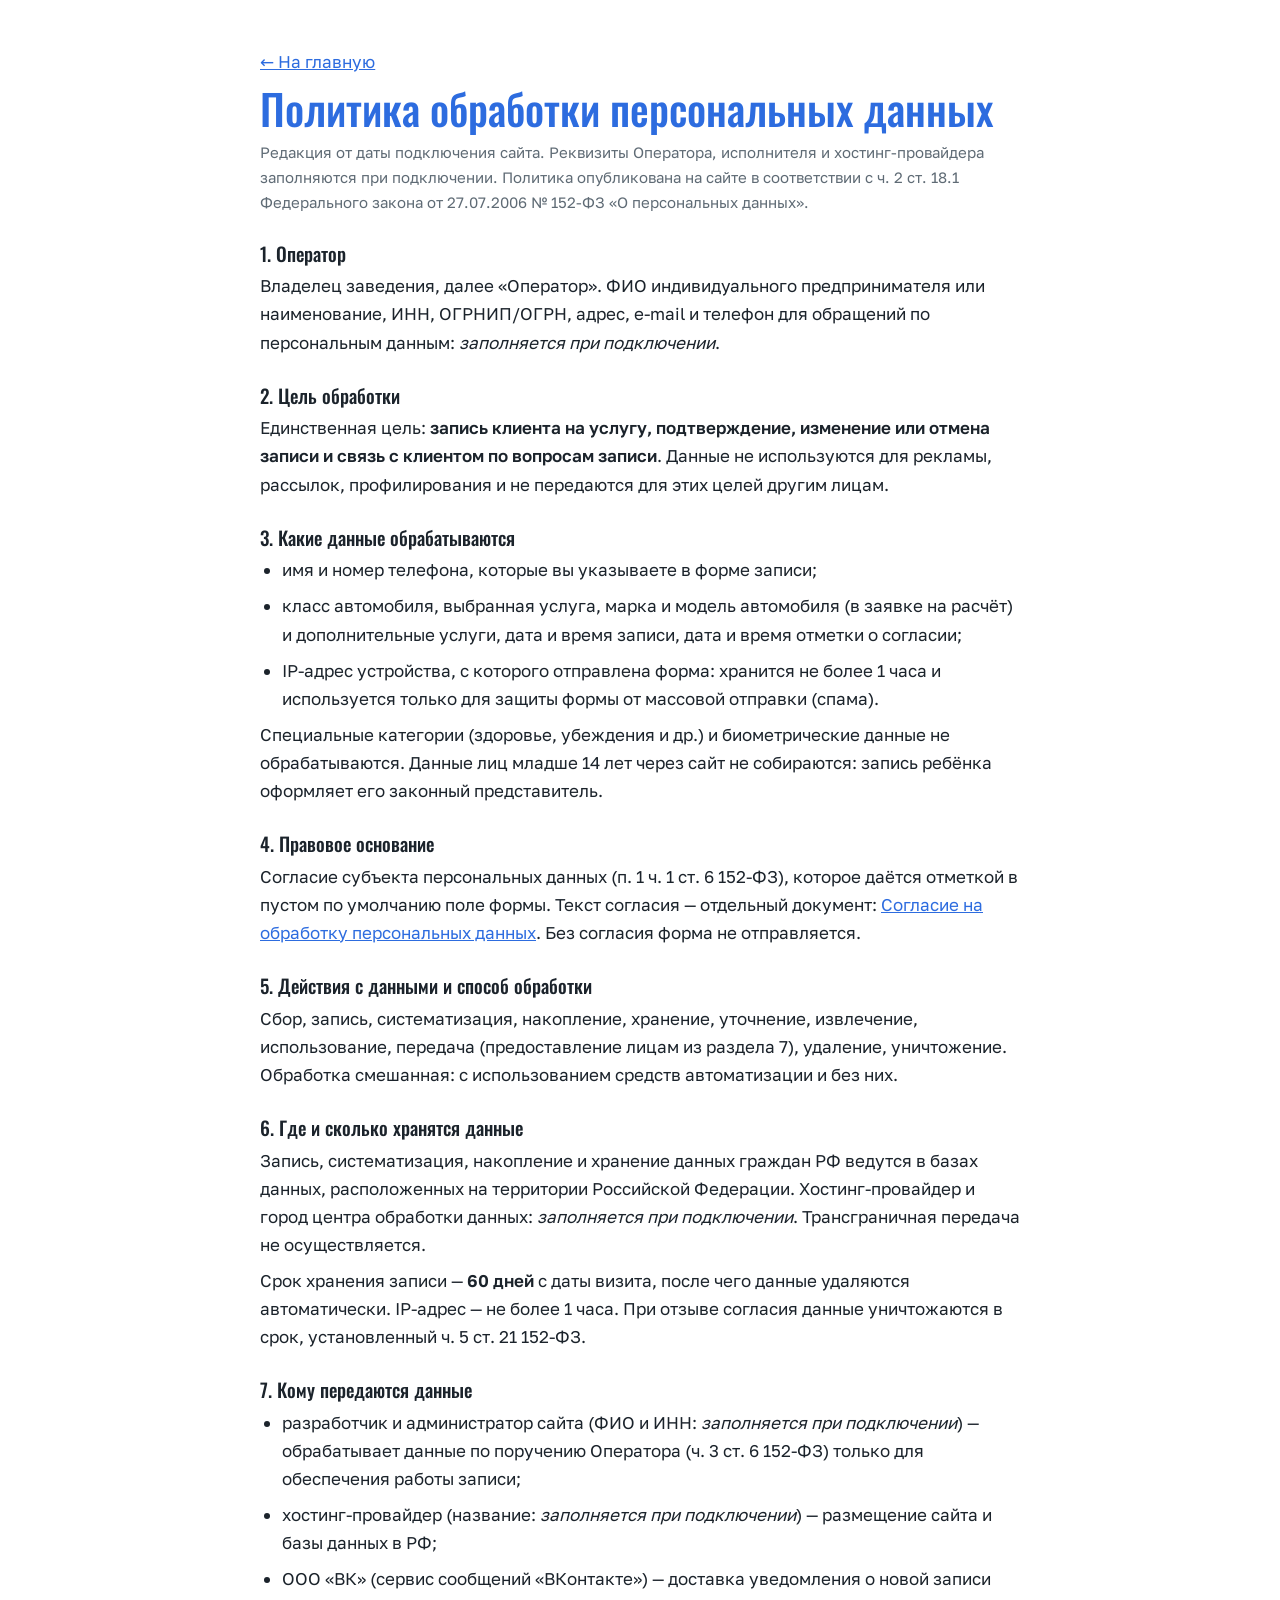
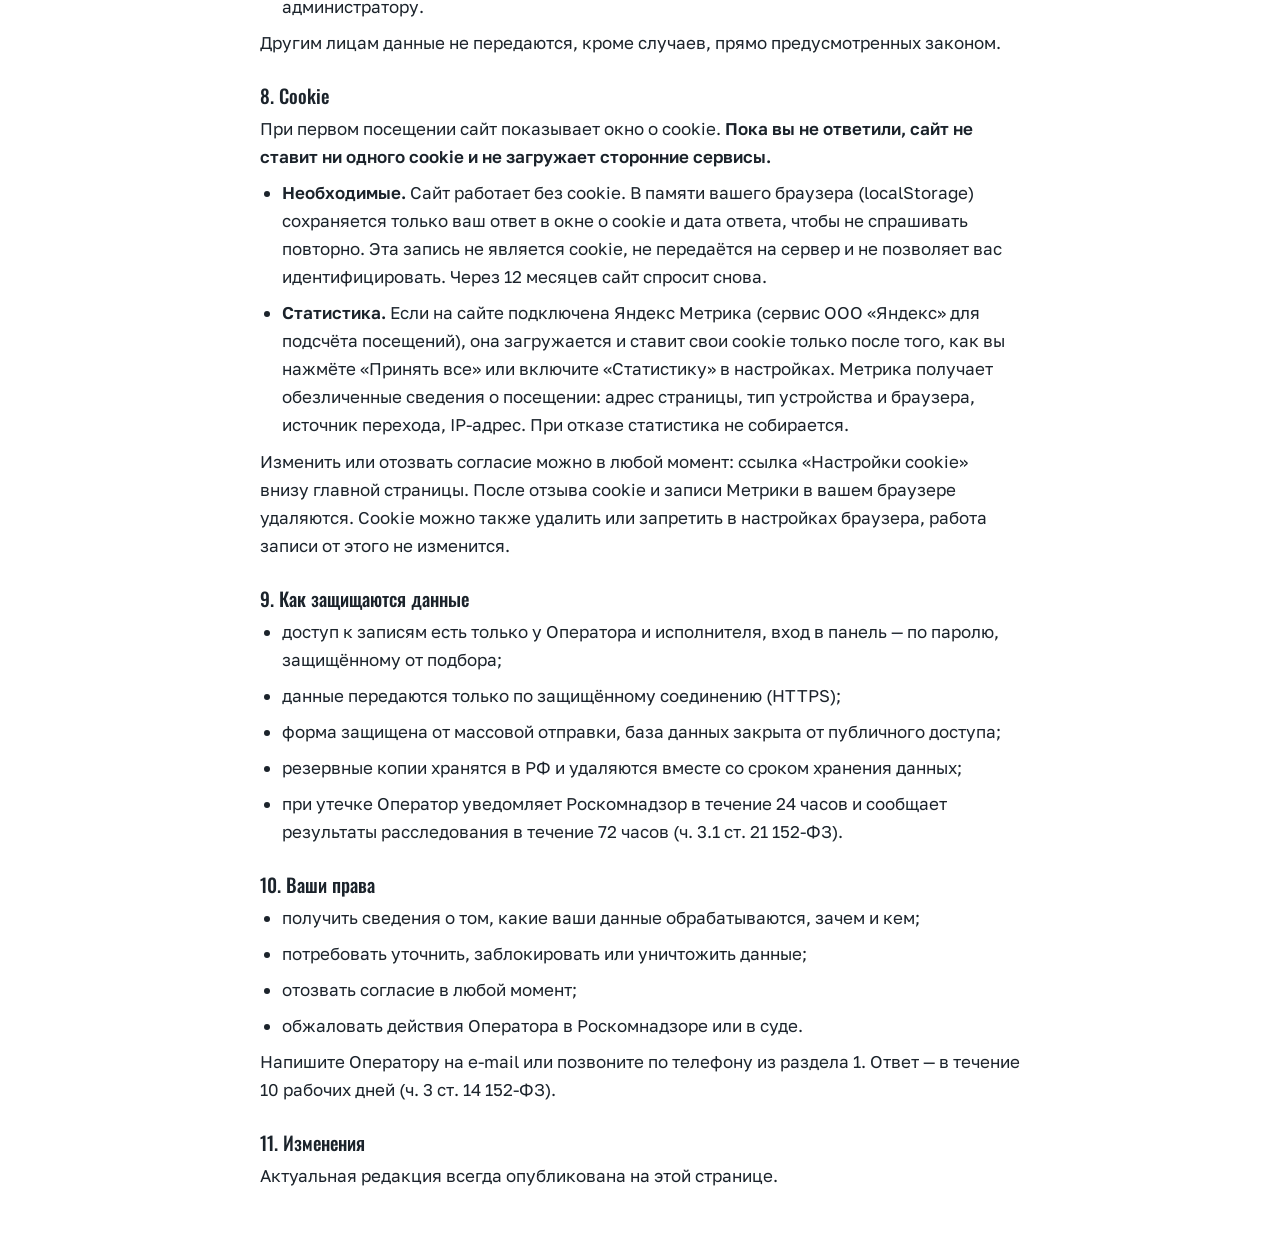
<file: privacy.html>
<!DOCTYPE html>
<html lang="ru">
<head>
<meta name="robots" content="noindex">
<meta charset="utf-8">
<meta name="viewport" content="width=device-width, initial-scale=1">
<title>Политика обработки персональных данных</title>
<link rel="icon" type="image/png" href="favicon.png">
<link rel="stylesheet" href="fonts/fonts.css">
<style>
:root{--bg:#ffffff;--ink:#1b232b;--muted:#5f6b75;--gold:#2d6cdf}
*{box-sizing:border-box;margin:0}
body{font-family:"Golos Text",system-ui,sans-serif;background:var(--bg);color:var(--ink);line-height:1.65;font-size:17px;padding:48px 24px}
main{max-width:760px;margin:0 auto}
h1,h2{font-family:Oswald,"Arial Narrow",sans-serif;font-weight:500;line-height:1.15}
h1{font-size:clamp(28px,6vw,42px);margin-bottom:8px;color:var(--gold)}
h2{font-size:19px;margin:28px 0 8px}
p,li{margin-bottom:8px}
ul{padding-left:22px}
a{color:var(--gold)}
:focus-visible{outline:2px solid var(--gold);outline-offset:3px}
.muted{color:var(--muted);font-size:15px}
</style>
</head>
<body>
<main>
<p><a href="index.html">← На главную</a></p>
<h1>Политика обработки персональных данных</h1>
<p class="muted">Редакция от даты подключения сайта. Реквизиты Оператора, исполнителя и хостинг-провайдера заполняются при подключении. Политика опубликована на сайте в соответствии с ч. 2 ст. 18.1 Федерального закона от 27.07.2006 № 152-ФЗ «О персональных данных».</p>

<h2>1. Оператор</h2>
<p>Владелец заведения, далее «Оператор». ФИО индивидуального предпринимателя или наименование, ИНН, ОГРНИП/ОГРН, адрес, e-mail и телефон для обращений по персональным данным: <i>заполняется при подключении</i>.</p>

<h2>2. Цель обработки</h2>
<p>Единственная цель: <b>запись клиента на услугу, подтверждение, изменение или отмена записи и связь с клиентом по вопросам записи</b>. Данные не используются для рекламы, рассылок, профилирования и не передаются для этих целей другим лицам.</p>

<h2>3. Какие данные обрабатываются</h2>
<ul>
<li>имя и номер телефона, которые вы указываете в форме записи;</li>
<li>класс автомобиля, выбранная услуга, марка и модель автомобиля (в заявке на расчёт) и дополнительные услуги, дата и время записи, дата и время отметки о согласии;</li>
<li>IP-адрес устройства, с которого отправлена форма: хранится не более 1 часа и используется только для защиты формы от массовой отправки (спама).</li>
</ul>
<p>Специальные категории (здоровье, убеждения и др.) и биометрические данные не обрабатываются. Данные лиц младше 14 лет через сайт не собираются: запись ребёнка оформляет его законный представитель.</p>

<h2>4. Правовое основание</h2>
<p>Согласие субъекта персональных данных (п. 1 ч. 1 ст. 6 152-ФЗ), которое даётся отметкой в пустом по умолчанию поле формы. Текст согласия — отдельный документ: <a href="soglasie.html">Согласие на обработку персональных данных</a>. Без согласия форма не отправляется.</p>

<h2>5. Действия с данными и способ обработки</h2>
<p>Сбор, запись, систематизация, накопление, хранение, уточнение, извлечение, использование, передача (предоставление лицам из раздела 7), удаление, уничтожение. Обработка смешанная: с использованием средств автоматизации и без них.</p>

<h2>6. Где и сколько хранятся данные</h2>
<p>Запись, систематизация, накопление и хранение данных граждан РФ ведутся в базах данных, расположенных на территории Российской Федерации. Хостинг-провайдер и город центра обработки данных: <i>заполняется при подключении</i>. Трансграничная передача не осуществляется.</p>
<p>Срок хранения записи — <b>60 дней</b> с даты визита, после чего данные удаляются автоматически. IP-адрес — не более 1 часа. При отзыве согласия данные уничтожаются в срок, установленный ч. 5 ст. 21 152-ФЗ.</p>

<h2>7. Кому передаются данные</h2>
<ul>
<li>разработчик и администратор сайта (ФИО и ИНН: <i>заполняется при подключении</i>) — обрабатывает данные по поручению Оператора (ч. 3 ст. 6 152-ФЗ) только для обеспечения работы записи;</li>
<li>хостинг-провайдер (название: <i>заполняется при подключении</i>) — размещение сайта и базы данных в РФ;</li>
<li>ООО «ВК» (сервис сообщений «ВКонтакте») — доставка уведомления о новой записи администратору.</li>
</ul>
<p>Другим лицам данные не передаются, кроме случаев, прямо предусмотренных законом.</p>

<h2 id="cookie">8. Cookie</h2>
<p>При первом посещении сайт показывает окно о cookie. <b>Пока вы не ответили, сайт не ставит ни одного cookie и не загружает сторонние сервисы.</b></p>
<ul>
<li><b>Необходимые.</b> Сайт работает без cookie. В памяти вашего браузера (localStorage) сохраняется только ваш ответ в окне о cookie и дата ответа, чтобы не спрашивать повторно. Эта запись не является cookie, не передаётся на сервер и не позволяет вас идентифицировать. Через 12 месяцев сайт спросит снова.</li>
<li><b>Статистика.</b> Если на сайте подключена Яндекс Метрика (сервис ООО «Яндекс» для подсчёта посещений), она загружается и ставит свои cookie только после того, как вы нажмёте «Принять все» или включите «Статистику» в настройках. Метрика получает обезличенные сведения о посещении: адрес страницы, тип устройства и браузера, источник перехода, IP-адрес. При отказе статистика не собирается.</li>
</ul>
<p>Изменить или отозвать согласие можно в любой момент: ссылка «Настройки cookie» внизу главной страницы. После отзыва cookie и записи Метрики в вашем браузере удаляются. Cookie можно также удалить или запретить в настройках браузера, работа записи от этого не изменится.</p>

<h2>9. Как защищаются данные</h2>
<ul>
<li>доступ к записям есть только у Оператора и исполнителя, вход в панель — по паролю, защищённому от подбора;</li>
<li>данные передаются только по защищённому соединению (HTTPS);</li>
<li>форма защищена от массовой отправки, база данных закрыта от публичного доступа;</li>
<li>резервные копии хранятся в РФ и удаляются вместе со сроком хранения данных;</li>
<li>при утечке Оператор уведомляет Роскомнадзор в течение 24 часов и сообщает результаты расследования в течение 72 часов (ч. 3.1 ст. 21 152-ФЗ).</li>
</ul>

<h2>10. Ваши права</h2>
<ul>
<li>получить сведения о том, какие ваши данные обрабатываются, зачем и кем;</li>
<li>потребовать уточнить, заблокировать или уничтожить данные;</li>
<li>отозвать согласие в любой момент;</li>
<li>обжаловать действия Оператора в Роскомнадзоре или в суде.</li>
</ul>
<p>Напишите Оператору на e-mail или позвоните по телефону из раздела 1. Ответ — в течение 10 рабочих дней (ч. 3 ст. 14 152-ФЗ).</p>

<h2>11. Изменения</h2>
<p>Актуальная редакция всегда опубликована на этой странице.</p>
</main>
</body>
</html>
</file>
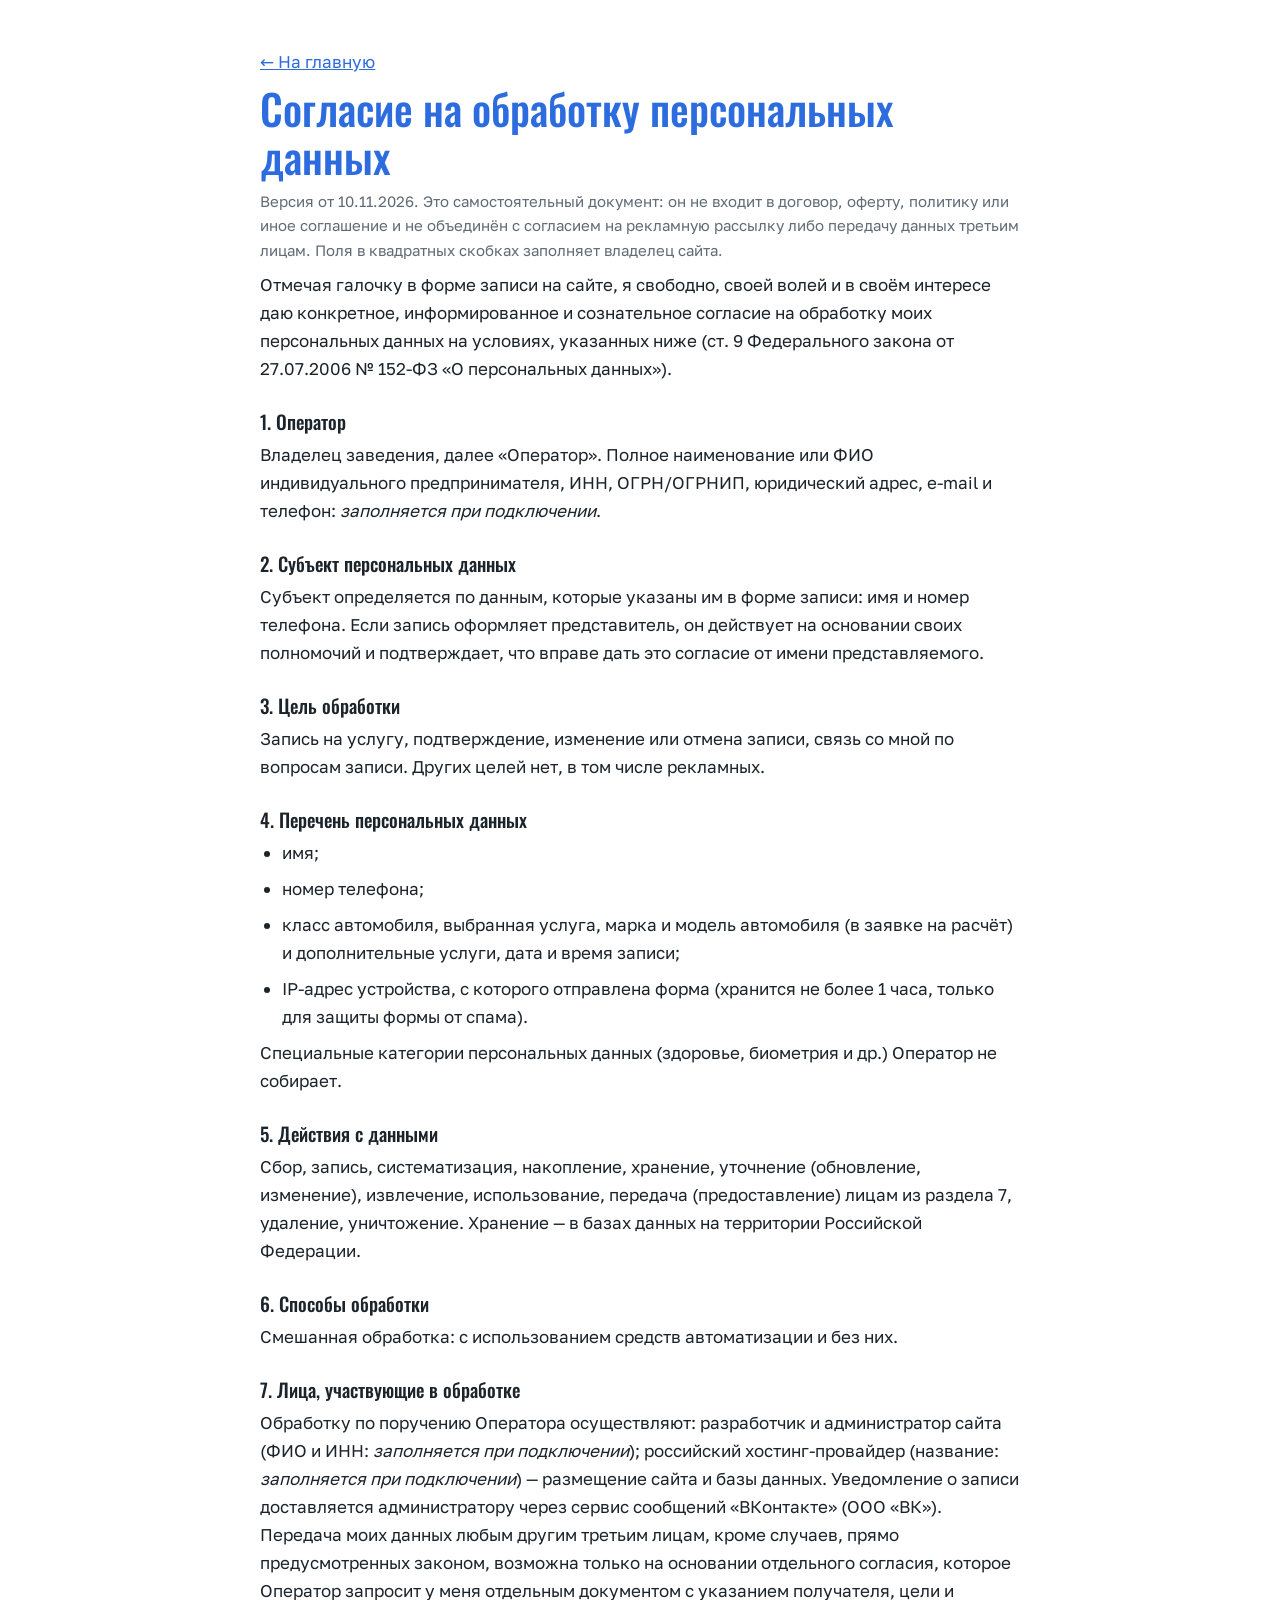
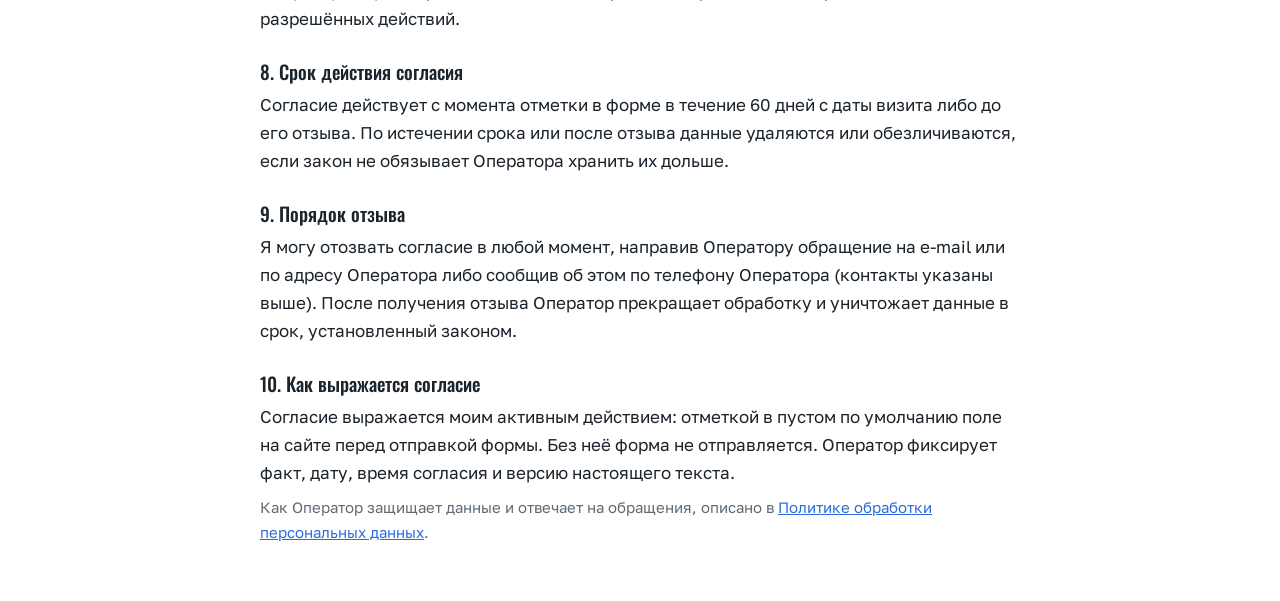
<file: soglasie.html>
<!DOCTYPE html>
<html lang="ru">
<head>
<meta name="robots" content="noindex">
<meta charset="utf-8">
<meta name="viewport" content="width=device-width, initial-scale=1">
<title>Согласие на обработку персональных данных</title>
<link rel="icon" type="image/png" href="favicon.png">
<link rel="stylesheet" href="fonts/fonts.css">
<style>
:root{--bg:#ffffff;--ink:#1b232b;--muted:#5f6b75;--gold:#2d6cdf}
*{box-sizing:border-box;margin:0}
body{font-family:"Golos Text",system-ui,sans-serif;background:var(--bg);color:var(--ink);line-height:1.65;font-size:17px;padding:48px 24px}
main{max-width:760px;margin:0 auto}
h1,h2{font-family:Oswald,"Arial Narrow",sans-serif;font-weight:500;line-height:1.15}
h1{font-size:clamp(28px,6vw,42px);margin-bottom:8px;color:var(--gold)}
h2{font-size:19px;margin:28px 0 8px}
p,li{margin-bottom:8px}
ul{padding-left:22px}
a{color:var(--gold)}
:focus-visible{outline:2px solid var(--gold);outline-offset:3px}
.muted{color:var(--muted);font-size:15px}
</style>
</head>
<body>
<main>
<p><a href="index.html">← На главную</a></p>
<h1>Согласие на обработку персональных данных</h1>
<p class="muted">Версия от 10.11.2026. Это самостоятельный документ: он не входит в договор, оферту, политику или иное соглашение и не объединён с согласием на рекламную рассылку либо передачу данных третьим лицам. Поля в квадратных скобках заполняет владелец сайта.</p>

<p>Отмечая галочку в форме записи на сайте, я свободно, своей волей и в своём интересе даю конкретное, информированное и сознательное согласие на обработку моих персональных данных на условиях, указанных ниже (ст. 9 Федерального закона от 27.07.2006 № 152-ФЗ «О персональных данных»).</p>

<h2>1. Оператор</h2>
<p>Владелец заведения, далее «Оператор». Полное наименование или ФИО индивидуального предпринимателя, ИНН, ОГРН/ОГРНИП, юридический адрес, e-mail и телефон: <i>заполняется при подключении</i>.</p>

<h2>2. Субъект персональных данных</h2>
<p>Субъект определяется по данным, которые указаны им в форме записи: имя и номер телефона. Если запись оформляет представитель, он действует на основании своих полномочий и подтверждает, что вправе дать это согласие от имени представляемого.</p>

<h2>3. Цель обработки</h2>
<p>Запись на услугу, подтверждение, изменение или отмена записи, связь со мной по вопросам записи. Других целей нет, в том числе рекламных.</p>

<h2>4. Перечень персональных данных</h2>
<ul>
<li>имя;</li>
<li>номер телефона;</li>
<li>класс автомобиля, выбранная услуга, марка и модель автомобиля (в заявке на расчёт) и дополнительные услуги, дата и время записи;</li>
<li>IP-адрес устройства, с которого отправлена форма (хранится не более 1 часа, только для защиты формы от спама).</li>
</ul>
<p>Специальные категории персональных данных (здоровье, биометрия и др.) Оператор не собирает.</p>

<h2>5. Действия с данными</h2>
<p>Сбор, запись, систематизация, накопление, хранение, уточнение (обновление, изменение), извлечение, использование, передача (предоставление) лицам из раздела 7, удаление, уничтожение. Хранение — в базах данных на территории Российской Федерации.</p>

<h2>6. Способы обработки</h2>
<p>Смешанная обработка: с использованием средств автоматизации и без них.</p>

<h2>7. Лица, участвующие в обработке</h2>
<p>Обработку по поручению Оператора осуществляют: разработчик и администратор сайта (ФИО и ИНН: <i>заполняется при подключении</i>); российский хостинг-провайдер (название: <i>заполняется при подключении</i>) — размещение сайта и базы данных. Уведомление о записи доставляется администратору через сервис сообщений «ВКонтакте» (ООО «ВК»). Передача моих данных любым другим третьим лицам, кроме случаев, прямо предусмотренных законом, возможна только на основании отдельного согласия, которое Оператор запросит у меня отдельным документом с указанием получателя, цели и разрешённых действий.</p>

<h2>8. Срок действия согласия</h2>
<p>Согласие действует с момента отметки в форме в течение 60 дней с даты визита либо до его отзыва. По истечении срока или после отзыва данные удаляются или обезличиваются, если закон не обязывает Оператора хранить их дольше.</p>

<h2>9. Порядок отзыва</h2>
<p>Я могу отозвать согласие в любой момент, направив Оператору обращение на e-mail или по адресу Оператора либо сообщив об этом по телефону Оператора (контакты указаны выше). После получения отзыва Оператор прекращает обработку и уничтожает данные в срок, установленный законом.</p>

<h2>10. Как выражается согласие</h2>
<p>Согласие выражается моим активным действием: отметкой в пустом по умолчанию поле на сайте перед отправкой формы. Без неё форма не отправляется. Оператор фиксирует факт, дату, время согласия и версию настоящего текста.</p>

<p class="muted">Как Оператор защищает данные и отвечает на обращения, описано в <a href="privacy.html">Политике обработки персональных данных</a>.</p>
</main>
</body>
</html>
</file>
<file: fonts/fonts.css>
/* Шрифты лежат на самом сайте, а не грузятся с Google Fonts: так IP посетителей не уходит за рубеж (152-ФЗ). Лицензия SIL OFL 1.1, тексты рядом. */
@font-face{font-family:'IBM Plex Sans';font-style:normal;font-weight:400 600;font-display:swap;src:url(IBMPlexSans-cyrillic-400.woff2) format('woff2');unicode-range:U+0301, U+0400-045F, U+0490-0491, U+04B0-04B1, U+2116}
@font-face{font-family:'IBM Plex Sans';font-style:normal;font-weight:400 600;font-display:swap;src:url(IBMPlexSans-latin-400.woff2) format('woff2');unicode-range:U+0000-00FF, U+0131, U+0152-0153, U+02BB-02BC, U+02C6, U+02DA, U+02DC, U+0304, U+0308, U+0329, U+2000-206F, U+20AC, U+2122, U+2191, U+2193, U+2212, U+2215, U+FEFF, U+FFFD}
@font-face{font-family:'Inter';font-style:normal;font-weight:400 600;font-display:swap;src:url(Inter-cyrillic-400.woff2) format('woff2');unicode-range:U+0301, U+0400-045F, U+0490-0491, U+04B0-04B1, U+2116}
@font-face{font-family:'Inter';font-style:normal;font-weight:400 600;font-display:swap;src:url(Inter-latin-400.woff2) format('woff2');unicode-range:U+0000-00FF, U+0131, U+0152-0153, U+02BB-02BC, U+02C6, U+02DA, U+02DC, U+0304, U+0308, U+0329, U+2000-206F, U+20AC, U+2122, U+2191, U+2193, U+2212, U+2215, U+FEFF, U+FFFD}
@font-face{font-family:'Golos Text';font-style:normal;font-weight:400 600;font-display:swap;src:url(GolosText-cyrillic-400.woff2) format('woff2');unicode-range:U+0301, U+0400-045F, U+0490-0491, U+04B0-04B1, U+2116}
@font-face{font-family:'Golos Text';font-style:normal;font-weight:400 600;font-display:swap;src:url(GolosText-latin-400.woff2) format('woff2');unicode-range:U+0000-00FF, U+0131, U+0152-0153, U+02BB-02BC, U+02C6, U+02DA, U+02DC, U+0304, U+0308, U+0329, U+2000-206F, U+20AC, U+2122, U+2191, U+2193, U+2212, U+2215, U+FEFF, U+FFFD}
@font-face{font-family:'Oswald';font-style:normal;font-weight:500 700;font-display:swap;src:url(Oswald-cyrillic-500.woff2) format('woff2');unicode-range:U+0301, U+0400-045F, U+0490-0491, U+04B0-04B1, U+2116}
@font-face{font-family:'Oswald';font-style:normal;font-weight:500 700;font-display:swap;src:url(Oswald-latin-500.woff2) format('woff2');unicode-range:U+0000-00FF, U+0131, U+0152-0153, U+02BB-02BC, U+02C6, U+02DA, U+02DC, U+0304, U+0308, U+0329, U+2000-206F, U+20AC, U+2122, U+2191, U+2193, U+2212, U+2215, U+FEFF, U+FFFD}
</file>
